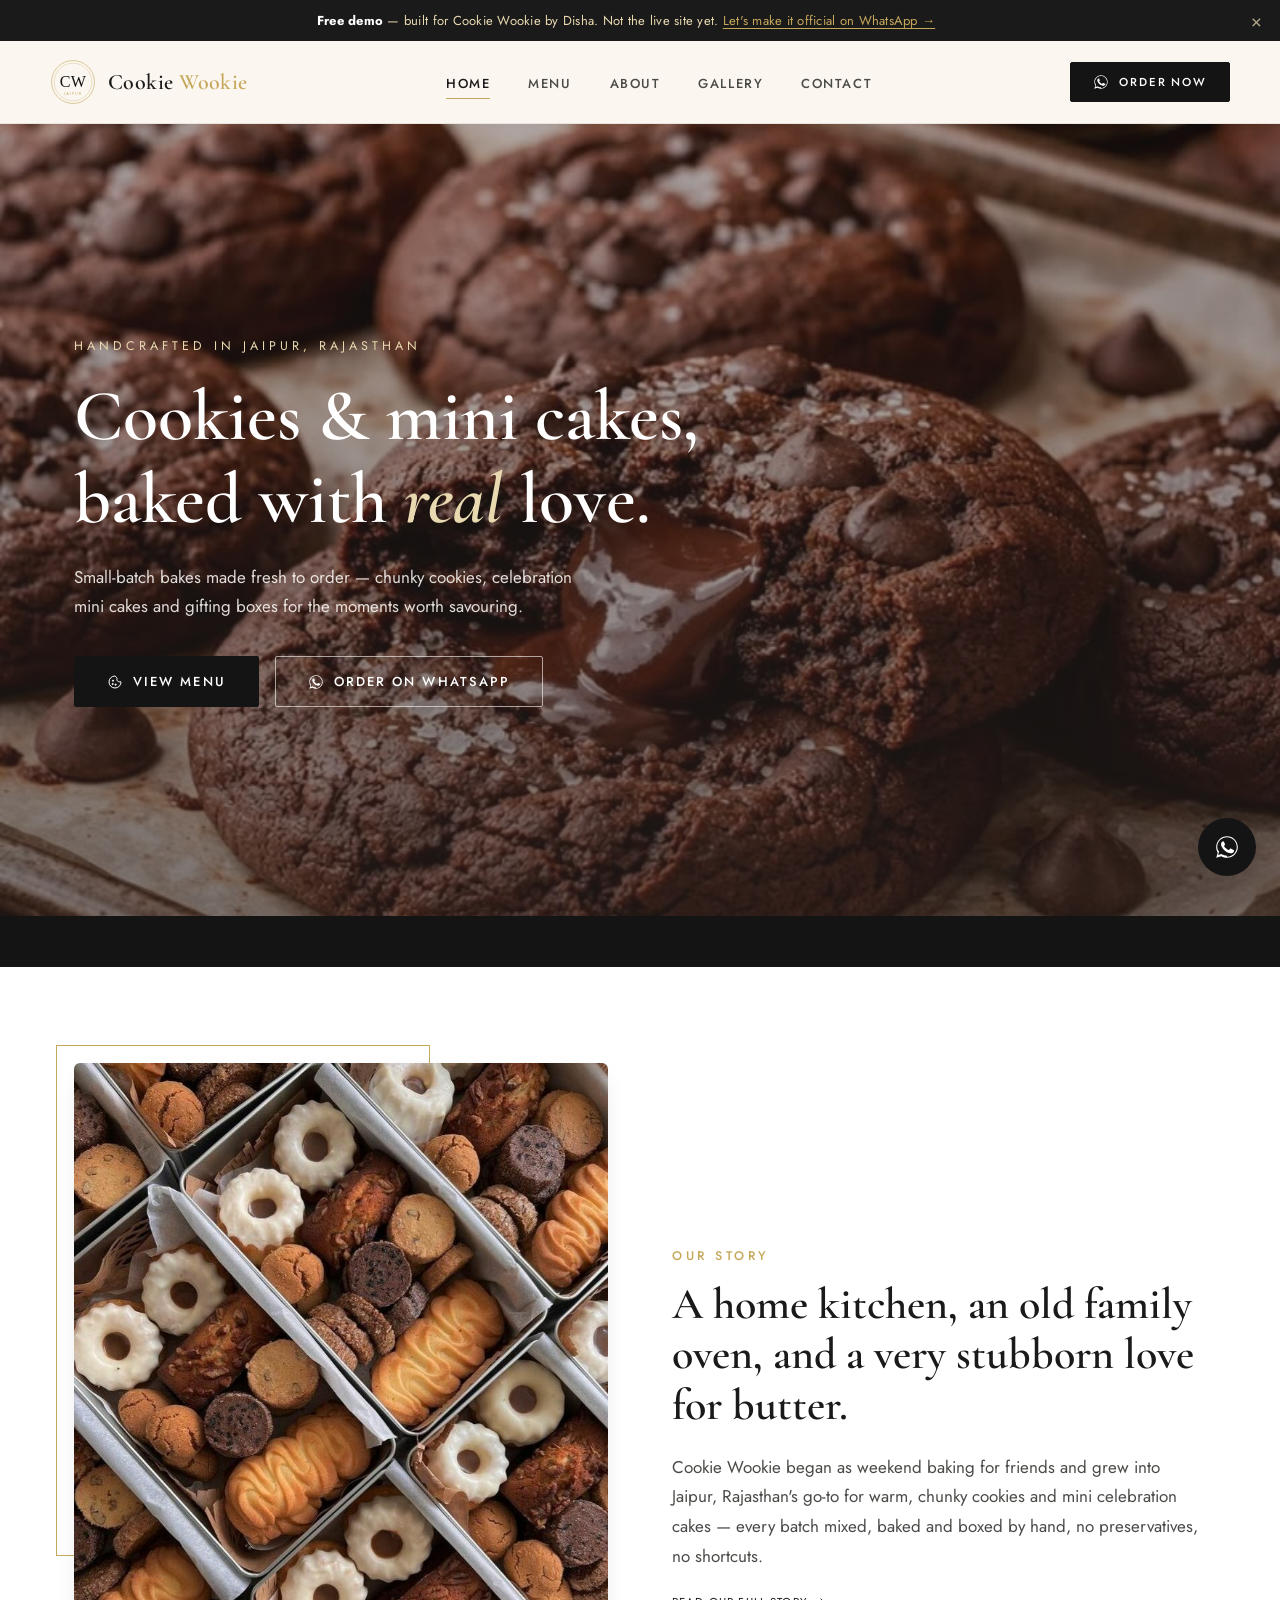
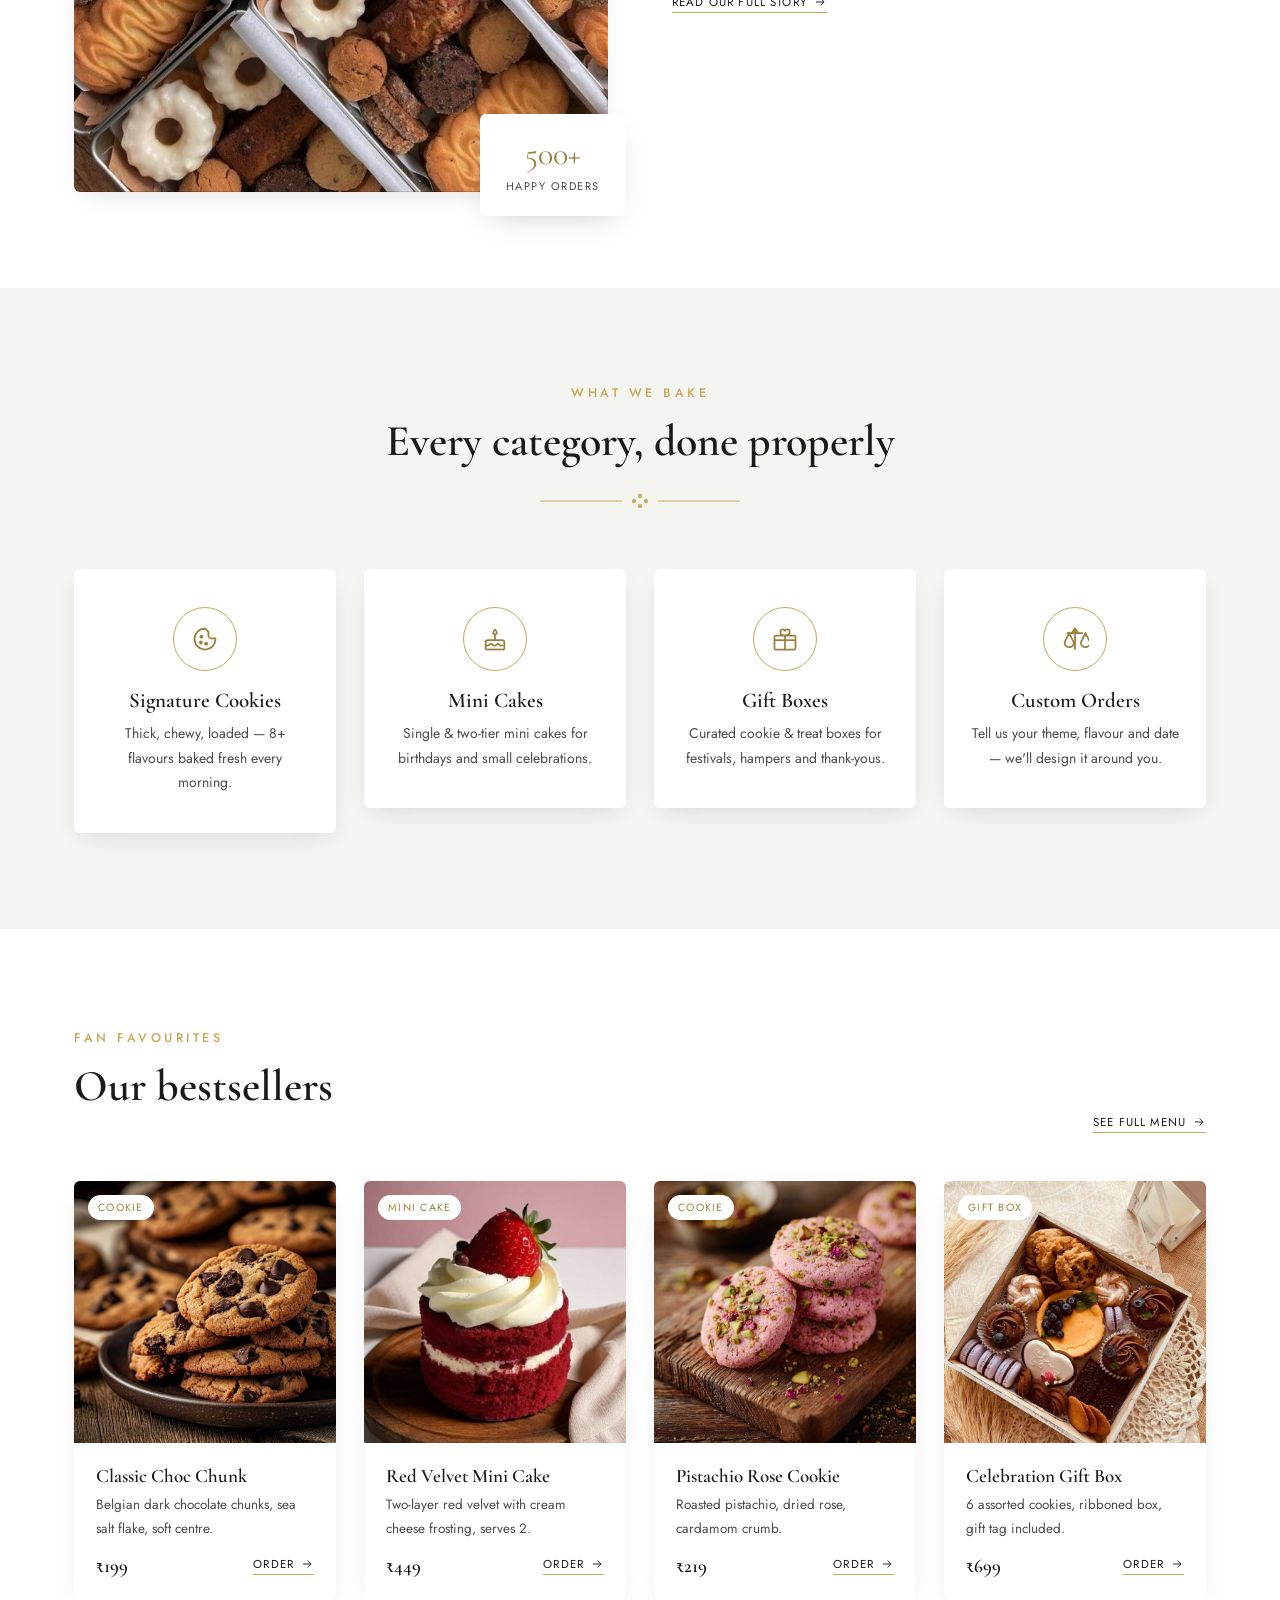
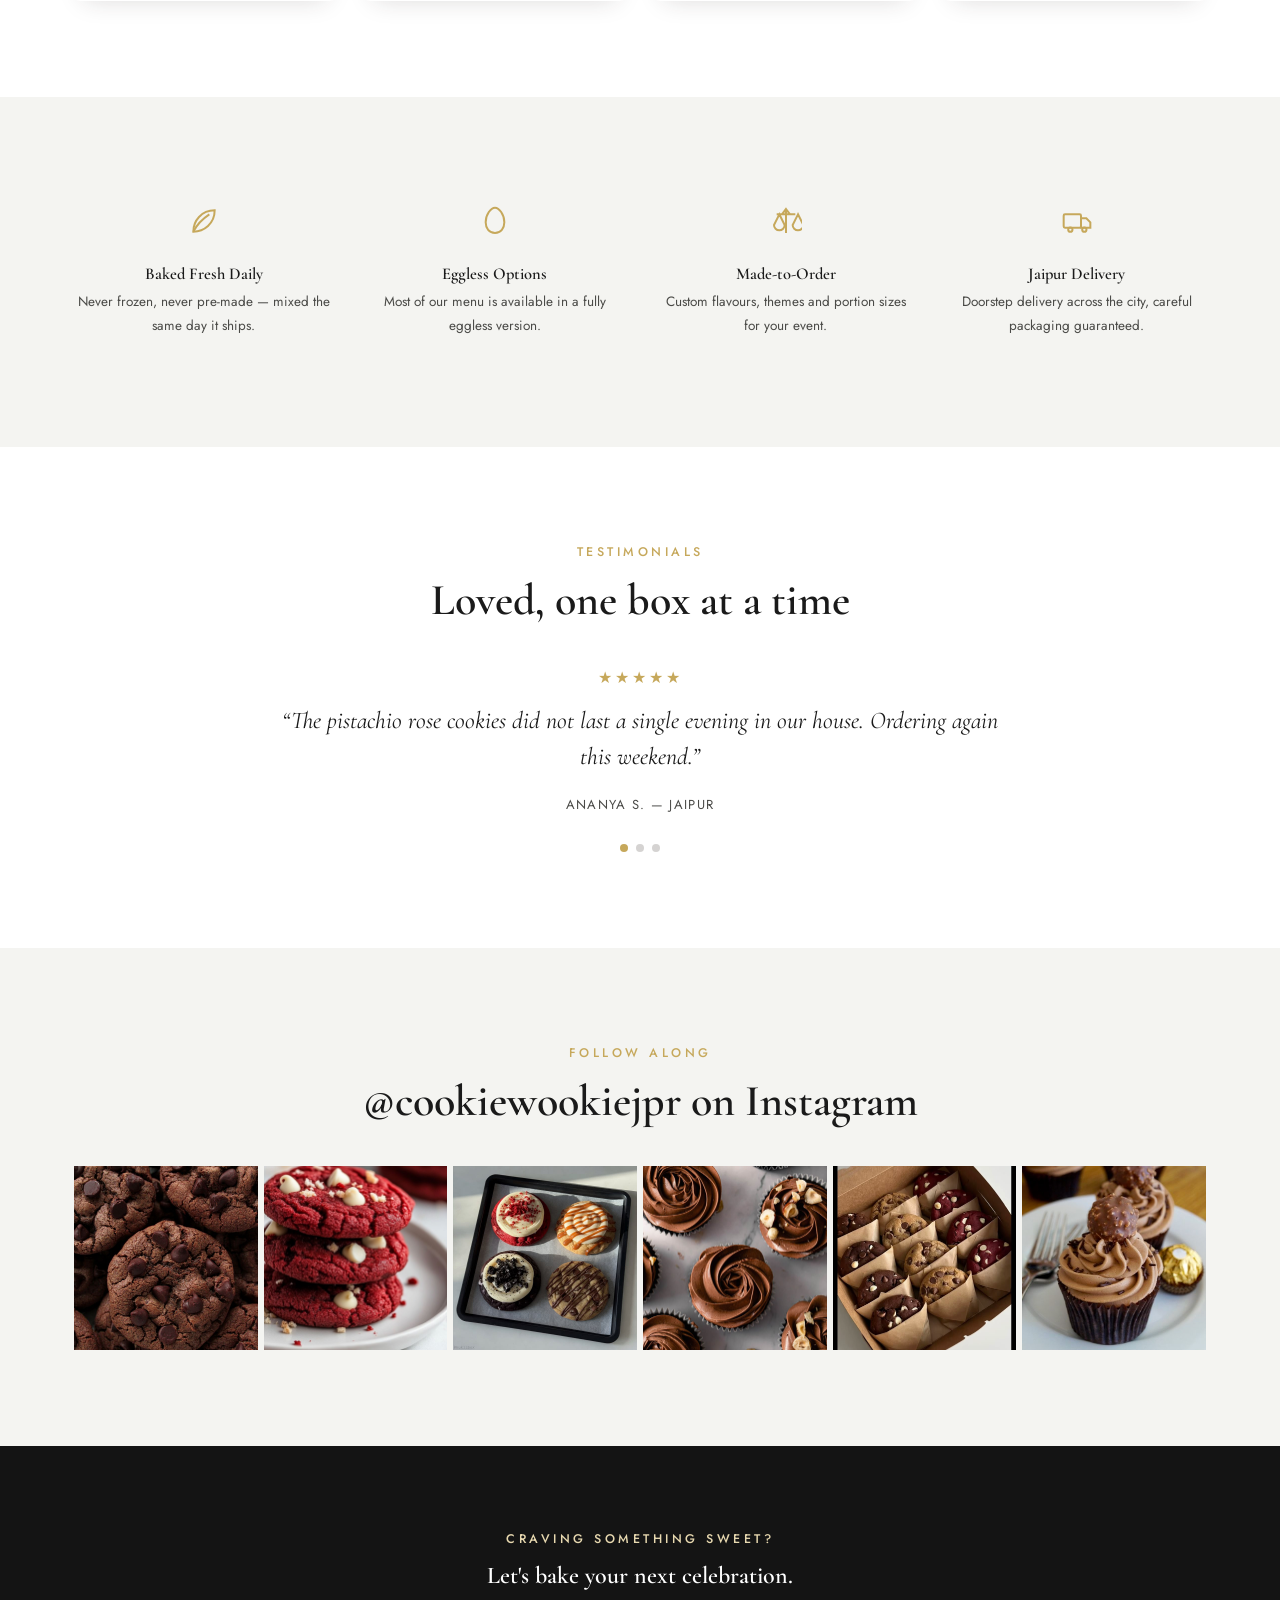
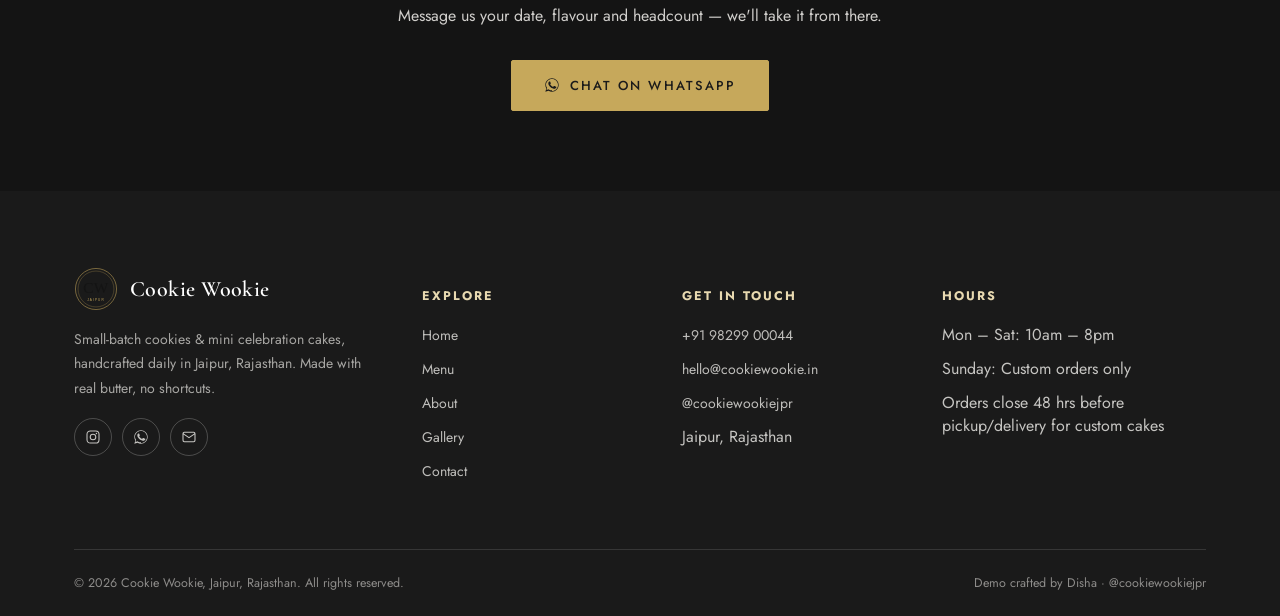
<file: index.html>
<!DOCTYPE html>
<html lang="en">
<head>
<meta charset="UTF-8">
<meta name="viewport" content="width=device-width, initial-scale=1.0">
<title>Cookie Wookie — Handcrafted Cookies &amp; Mini Cakes in Jaipur</title>
<meta name="description" content="Small-batch cookies and mini celebration cakes, handcrafted fresh in Jaipur. Custom orders, gift boxes and citywide delivery.">
<link rel="icon" type="image/svg+xml" href="assets/favicon.svg">
<link rel="preconnect" href="https://fonts.googleapis.com">
<link rel="preconnect" href="https://fonts.gstatic.com" crossorigin>
<link href="https://fonts.googleapis.com/css2?family=Cormorant+Garamond:ital,wght@0,500;0,600;0,700;1,500&family=Jost:wght@300;400;500;600&display=swap" rel="stylesheet">
<link rel="stylesheet" href="css/style.css">
</head>
<body>

<!-- ============================================================
     DEMO BANNER — remove this whole <div class="demo-banner">…</div>
     block (and nothing else) before the site goes live.
     ============================================================ -->
<div class="demo-banner">
  <strong>Free demo</strong> — built for Cookie Wookie by Disha. Not the live site yet.
  <a href="https://wa.me/919829900044" target="_blank" rel="noopener">Let's make it official on WhatsApp →</a>
  <button class="demo-banner__close" aria-label="Dismiss">&times;</button>
</div>
<!-- ============================== END DEMO BANNER ============================== -->

<header class="site-header">
  <div class="container nav">
    <a href="index.html" class="brand">
      <img src="assets/logo.svg" alt="Cookie Wookie logo">
      <span class="brand-word">Cookie<span> Wookie</span></span>
    </a>
    <nav>
      <ul class="nav-links">
          <li><a href="index.html" class="active">Home</a></li>
          <li><a href="menu.html">Menu</a></li>
          <li><a href="about.html">About</a></li>
          <li><a href="gallery.html">Gallery</a></li>
          <li><a href="contact.html">Contact</a></li>
      </ul>
    </nav>
    <div class="nav-cta">
      <a href="https://wa.me/919829900044" target="_blank" rel="noopener" class="btn btn-primary btn-sm">
        <svg viewBox="0 0 24 24" fill="currentColor"><path d="M17.5 14.4c-.3-.1-1.7-.9-2-1-.3-.1-.5-.1-.7.1-.2.3-.8 1-.9 1.1-.2.2-.3.2-.6.1-.3-.1-1.2-.5-2.3-1.5-.9-.8-1.4-1.7-1.6-2-.2-.3 0-.5.1-.6.1-.1.3-.3.4-.5.1-.1.2-.3.3-.4.1-.2 0-.4 0-.5C10 9 9.5 7.8 9.3 7.3c-.2-.5-.4-.4-.6-.4h-.5c-.2 0-.5.1-.7.3-.3.3-1 1-1 2.4s1 2.8 1.2 3c.1.2 2.1 3.2 5 4.4.7.3 1.3.5 1.7.6.7.2 1.4.2 1.9.1.6-.1 1.7-.7 2-1.4.2-.6.2-1.1.2-1.3-.1-.1-.3-.2-.6-.3z"/><path d="M12 2C6.5 2 2 6.5 2 12c0 1.9.5 3.7 1.5 5.3L2 22l4.8-1.5C8.3 21.5 10.1 22 12 22c5.5 0 10-4.5 10-10S17.5 2 12 2zm0 18c-1.7 0-3.4-.5-4.8-1.3l-.3-.2-3.1.9.9-3-.2-.3C3.5 14.6 3 13.3 3 12c0-5 4-9 9-9s9 4 9 9-4 9-9 9z"/></svg><span class="btn-label">Order Now</span>
      </a>
      <button class="nav-toggle" aria-label="Menu"><span></span><span></span><span></span></button>
    </div>
  </div>
</header>

<section class="hero">
  <div class="hero-bg" style="background-image:url('assets/photos/hero-home.jpg')"></div>
  <div class="container">
    <span class="hero-eyebrow">Handcrafted in Jaipur, Rajasthan</span>
    <h1>Cookies &amp; mini cakes,<br>baked with <em>real</em> love.</h1>
    <p>Small-batch bakes made fresh to order — chunky cookies, celebration mini cakes and gifting boxes for the moments worth savouring.</p>
    <div class="hero-actions">
      <a href="menu.html" class="btn btn-primary"><svg viewBox="0 0 24 24" fill="none" stroke="currentColor" stroke-width="1.5"><path d="M12 3a9 9 0 1 0 9 9c0-.5-.5-.8-1-.6-.5.2-1 .3-1.6.3-2 0-3.6-1.6-3.6-3.6 0-.6.1-1.1.3-1.6.2-.5-.1-1-.6-1A9 9 0 0 0 12 3z"/><circle cx="9" cy="10" r=".9" fill="currentColor"/><circle cx="8.5" cy="15" r=".9" fill="currentColor"/><circle cx="13" cy="16" r=".9" fill="currentColor"/></svg> View Menu</a>
      <a href="https://wa.me/919829900044" target="_blank" rel="noopener" class="btn btn-outline"><svg viewBox="0 0 24 24" fill="currentColor"><path d="M17.5 14.4c-.3-.1-1.7-.9-2-1-.3-.1-.5-.1-.7.1-.2.3-.8 1-.9 1.1-.2.2-.3.2-.6.1-.3-.1-1.2-.5-2.3-1.5-.9-.8-1.4-1.7-1.6-2-.2-.3 0-.5.1-.6.1-.1.3-.3.4-.5.1-.1.2-.3.3-.4.1-.2 0-.4 0-.5C10 9 9.5 7.8 9.3 7.3c-.2-.5-.4-.4-.6-.4h-.5c-.2 0-.5.1-.7.3-.3.3-1 1-1 2.4s1 2.8 1.2 3c.1.2 2.1 3.2 5 4.4.7.3 1.3.5 1.7.6.7.2 1.4.2 1.9.1.6-.1 1.7-.7 2-1.4.2-.6.2-1.1.2-1.3-.1-.1-.3-.2-.6-.3z"/><path d="M12 2C6.5 2 2 6.5 2 12c0 1.9.5 3.7 1.5 5.3L2 22l4.8-1.5C8.3 21.5 10.1 22 12 22c5.5 0 10-4.5 10-10S17.5 2 12 2zm0 18c-1.7 0-3.4-.5-4.8-1.3l-.3-.2-3.1.9.9-3-.2-.3C3.5 14.6 3 13.3 3 12c0-5 4-9 9-9s9 4 9 9-4 9-9 9z"/></svg> Order on WhatsApp</a>
    </div>
  </div>
</section>

<div class="marquee">
  <div class="marquee__track">
    <span>Small-batch &amp; fresh daily</span><span>&#10022;</span>
    <span>Eggless options available</span><span>&#10022;</span>
    <span>Custom celebration cakes</span><span>&#10022;</span>
    <span>Jaipur-wide delivery</span><span>&#10022;</span>
    <span>Small-batch &amp; fresh daily</span><span>&#10022;</span>
    <span>Eggless options available</span><span>&#10022;</span>
    <span>Custom celebration cakes</span><span>&#10022;</span>
    <span>Jaipur-wide delivery</span><span>&#10022;</span>
  </div>
</div>

<section class="section-pad">
  <div class="container">
    <div class="split">
      <div class="reveal "><div class="split-media framed">
        <img src="assets/photos/about-founder.jpg" alt="Cookie Wookie founder baking">
        <div class="stat-card"><span class="num">500+</span><span class="lbl">Happy Orders</span></div>
      </div></div>
      <div class="reveal reveal-delay-1"><div>
        <span class="eyebrow">Our Story</span>
        <h2 class="section-title">A home kitchen, an old family oven, and a very stubborn love for butter.</h2>
        <p class="section-lead">Cookie Wookie began as weekend baking for friends and grew into Jaipur, Rajasthan's go-to for warm, chunky cookies and mini celebration cakes — every batch mixed, baked and boxed by hand, no preservatives, no shortcuts.</p>
        <a href="about.html" class="icon-link">Read our full story <svg viewBox="0 0 24 24" fill="none" stroke="currentColor" stroke-width="1.6"><path d="M5 12h14M13 6l6 6-6 6"/></svg></a>
      </div></div>
    </div>
  </div>
</section>

<section class="section-pad" style="background:var(--cream-2)">
  <div class="container">
    <span class="eyebrow center" style="display:block;text-align:center">What We Bake</span>
    <h2 class="section-title center">Every category, done properly</h2>
    <img src="assets/divider.svg" class="divider" alt="">
    <div class="grid-4" style="margin-top:56px">
      <div class="reveal "><div class="cat-card"><div class="icon"><svg viewBox="0 0 24 24" fill="none" stroke="currentColor" stroke-width="1.5"><path d="M12 3a9 9 0 1 0 9 9c0-.5-.5-.8-1-.6-.5.2-1 .3-1.6.3-2 0-3.6-1.6-3.6-3.6 0-.6.1-1.1.3-1.6.2-.5-.1-1-.6-1A9 9 0 0 0 12 3z"/><circle cx="9" cy="10" r=".9" fill="currentColor"/><circle cx="8.5" cy="15" r=".9" fill="currentColor"/><circle cx="13" cy="16" r=".9" fill="currentColor"/></svg></div><h3>Signature Cookies</h3><p>Thick, chewy, loaded — 8+ flavours baked fresh every morning.</p></div></div>
      <div class="reveal reveal-delay-1"><div class="cat-card"><div class="icon"><svg viewBox="0 0 24 24" fill="none" stroke="currentColor" stroke-width="1.5"><path d="M4 21v-6a2 2 0 0 1 2-2h12a2 2 0 0 1 2 2v6"/><path d="M4 21h16"/><path d="M4 17c1 1 2 1 3 0s2-1 3 0 2 1 3 0 2-1 3 0 2 1 3 0"/><path d="M12 13V8"/><path d="M12 8c-1 0-1.5-.7-1.5-1.5S11 5 12 4c1 1 1.5 1.7 1.5 2.5S13 8 12 8z"/></svg></div><h3>Mini Cakes</h3><p>Single &amp; two-tier mini cakes for birthdays and small celebrations.</p></div></div>
      <div class="reveal reveal-delay-2"><div class="cat-card"><div class="icon"><svg viewBox="0 0 24 24" fill="none" stroke="currentColor" stroke-width="1.5"><rect x="3" y="9" width="18" height="12" rx="1"/><path d="M3 13h18"/><path d="M12 9v12"/><path d="M12 9C9 9 8 7.5 8 6a2 2 0 0 1 4-.5A2 2 0 0 1 16 6c0 1.5-1 3-4 3z"/></svg></div><h3>Gift Boxes</h3><p>Curated cookie &amp; treat boxes for festivals, hampers and thank-yous.</p></div></div>
      <div class="reveal reveal-delay-3"><div class="cat-card"><div class="icon"><svg viewBox="0 0 24 24" fill="none" stroke="currentColor" stroke-width="1.5"><path d="M12 3v18M7 7l-4 8a4 4 0 0 0 8 0zM21 7l-4 8a4 4 0 0 0 8 0zM5 7h14M12 3l3 4H9l3-4z"/></svg></div><h3>Custom Orders</h3><p>Tell us your theme, flavour and date — we'll design it around you.</p></div></div>
    </div>
  </div>
</section>

<section class="section-pad">
  <div class="container">
    <div style="display:flex;align-items:flex-end;justify-content:space-between;flex-wrap:wrap;gap:20px;margin-bottom:48px">
      <div>
        <span class="eyebrow">Fan Favourites</span>
        <h2 class="section-title">Our bestsellers</h2>
      </div>
      <a href="menu.html" class="icon-link">See full menu <svg viewBox="0 0 24 24" fill="none" stroke="currentColor" stroke-width="1.6"><path d="M5 12h14M13 6l6 6-6 6"/></svg></a>
    </div>
    <div class="grid-4">
      <div class="reveal "><div class="product-card" data-category="Cookie">
  <div class="product-card__media">
    <img src="assets/photos/cookie-classic-choc-chunk.jpg" alt="Classic Choc Chunk" loading="lazy">
    <span class="product-card__tag">Cookie</span>
  </div>
  <div class="product-card__body">
    <h3>Classic Choc Chunk</h3>
    <p>Belgian dark chocolate chunks, sea salt flake, soft centre.</p>
    <div class="product-card__foot">
      <span class="price">&#8377;199</span>
      <a href="https://wa.me/919829900044?text=Hi! I'd like to order the Classic%20Choc%20Chunk" target="_blank" rel="noopener" class="icon-link">Order <svg viewBox="0 0 24 24" fill="none" stroke="currentColor" stroke-width="1.6"><path d="M5 12h14M13 6l6 6-6 6"/></svg></a>
    </div>
  </div>
</div></div>
      <div class="reveal reveal-delay-1"><div class="product-card" data-category="Mini Cake">
  <div class="product-card__media">
    <img src="assets/photos/minicake-red-velvet.jpg" alt="Red Velvet Mini Cake" loading="lazy">
    <span class="product-card__tag">Mini Cake</span>
  </div>
  <div class="product-card__body">
    <h3>Red Velvet Mini Cake</h3>
    <p>Two-layer red velvet with cream cheese frosting, serves 2.</p>
    <div class="product-card__foot">
      <span class="price">&#8377;449</span>
      <a href="https://wa.me/919829900044?text=Hi! I'd like to order the Red%20Velvet%20Mini%20Cake" target="_blank" rel="noopener" class="icon-link">Order <svg viewBox="0 0 24 24" fill="none" stroke="currentColor" stroke-width="1.6"><path d="M5 12h14M13 6l6 6-6 6"/></svg></a>
    </div>
  </div>
</div></div>
      <div class="reveal reveal-delay-2"><div class="product-card" data-category="Cookie">
  <div class="product-card__media">
    <img src="assets/photos/cookie-pistachio-rose.jpg" alt="Pistachio Rose Cookie" loading="lazy">
    <span class="product-card__tag">Cookie</span>
  </div>
  <div class="product-card__body">
    <h3>Pistachio Rose Cookie</h3>
    <p>Roasted pistachio, dried rose, cardamom crumb.</p>
    <div class="product-card__foot">
      <span class="price">&#8377;219</span>
      <a href="https://wa.me/919829900044?text=Hi! I'd like to order the Pistachio%20Rose%20Cookie" target="_blank" rel="noopener" class="icon-link">Order <svg viewBox="0 0 24 24" fill="none" stroke="currentColor" stroke-width="1.6"><path d="M5 12h14M13 6l6 6-6 6"/></svg></a>
    </div>
  </div>
</div></div>
      <div class="reveal reveal-delay-3"><div class="product-card" data-category="Gift Box">
  <div class="product-card__media">
    <img src="assets/photos/giftbox-celebration.jpg" alt="Celebration Gift Box" loading="lazy">
    <span class="product-card__tag">Gift Box</span>
  </div>
  <div class="product-card__body">
    <h3>Celebration Gift Box</h3>
    <p>6 assorted cookies, ribboned box, gift tag included.</p>
    <div class="product-card__foot">
      <span class="price">&#8377;699</span>
      <a href="https://wa.me/919829900044?text=Hi! I'd like to order the Celebration%20Gift%20Box" target="_blank" rel="noopener" class="icon-link">Order <svg viewBox="0 0 24 24" fill="none" stroke="currentColor" stroke-width="1.6"><path d="M5 12h14M13 6l6 6-6 6"/></svg></a>
    </div>
  </div>
</div></div>
    </div>
  </div>
</section>

<section class="section-pad" style="background:var(--cream-2)">
  <div class="container">
    <div class="feature-row">
      <div class="reveal "><div class="feature-item"><div class="icon"><svg viewBox="0 0 24 24" fill="none" stroke="currentColor" stroke-width="1.5"><path d="M4 20c8 0 16-6 16-16C10 4 4 12 4 20z"/><path d="M4 20c3-6 6-9 12-13"/></svg></div><h4>Baked Fresh Daily</h4><p>Never frozen, never pre-made — mixed the same day it ships.</p></div></div>
      <div class="reveal reveal-delay-1"><div class="feature-item"><div class="icon"><svg viewBox="0 0 24 24" fill="none" stroke="currentColor" stroke-width="1.5"><path d="M12 21c4.4 0 7-3.6 7-8 0-6-4-11-7-11S5 7 5 13c0 4.4 2.6 8 7 8z"/><path d="M4 4l16 16" opacity=".0"/></svg></div><h4>Eggless Options</h4><p>Most of our menu is available in a fully eggless version.</p></div></div>
      <div class="reveal reveal-delay-2"><div class="feature-item"><div class="icon"><svg viewBox="0 0 24 24" fill="none" stroke="currentColor" stroke-width="1.5"><path d="M12 3v18M7 7l-4 8a4 4 0 0 0 8 0zM21 7l-4 8a4 4 0 0 0 8 0zM5 7h14M12 3l3 4H9l3-4z"/></svg></div><h4>Made-to-Order</h4><p>Custom flavours, themes and portion sizes for your event.</p></div></div>
      <div class="reveal reveal-delay-3"><div class="feature-item"><div class="icon"><svg viewBox="0 0 24 24" fill="none" stroke="currentColor" stroke-width="1.5"><rect x="2" y="7" width="13" height="10" rx="1"/><path d="M15 10h4l3 3v4h-7z"/><circle cx="7" cy="18.5" r="1.6"/><circle cx="17.5" cy="18.5" r="1.6"/></svg></div><h4>Jaipur Delivery</h4><p>Doorstep delivery across the city, careful packaging guaranteed.</p></div></div>
    </div>
  </div>
</section>

<section class="section-pad">
  <div class="container">
    <span class="eyebrow center" style="display:block;text-align:center">Testimonials</span>
    <h2 class="section-title center">Loved, one box at a time</h2>
    <div class="testimonial-wrap" style="margin-top:40px">
      <div class="testimonial">
  <div class="stars">&#9733;&#9733;&#9733;&#9733;&#9733;</div>
  <p>&ldquo;The pistachio rose cookies did not last a single evening in our house. Ordering again this weekend.&rdquo;</p>
  <div class="author">Ananya S. — Jaipur</div>
</div>
      <div class="testimonial">
  <div class="stars">&#9733;&#9733;&#9733;&#9733;&#9733;</div>
  <p>&ldquo;Got a mini cake for my daughter's birthday with two days' notice — beautifully done and genuinely delicious.&rdquo;</p>
  <div class="author">Rohit M. — Jaipur</div>
</div>
      <div class="testimonial">
  <div class="stars">&#9733;&#9733;&#9733;&#9733;&#9733;</div>
  <p>&ldquo;Best gifting boxes I've sent to family this Diwali. Presentation was so elegant, everyone asked where it was from.&rdquo;</p>
  <div class="author">Priya K. — Jaipur</div>
</div>
      <div class="t-dots"><button class="active"></button><button></button><button></button></div>
    </div>
  </div>
</section>

<section class="section-pad" style="background:var(--cream-2)">
  <div class="container">
    <span class="eyebrow center" style="display:block;text-align:center">Follow Along</span>
    <h2 class="section-title center">@cookiewookiejpr on Instagram</h2>
    <div class="insta-grid" style="margin-top:40px">
      <a href="https://www.instagram.com/cookiewookiejpr" target="_blank" rel="noopener"><img src="assets/photos/gallery-1.jpg" alt="Cookie Wookie on Instagram" loading="lazy"><svg viewBox="0 0 24 24" fill="none" stroke="currentColor" stroke-width="1.6"><rect x="3" y="3" width="18" height="18" rx="5"/><circle cx="12" cy="12" r="4.2"/><circle cx="17.2" cy="6.8" r="1.1" fill="currentColor" stroke="none"/></svg></a><a href="https://www.instagram.com/cookiewookiejpr" target="_blank" rel="noopener"><img src="assets/photos/gallery-2.jpg" alt="Cookie Wookie on Instagram" loading="lazy"><svg viewBox="0 0 24 24" fill="none" stroke="currentColor" stroke-width="1.6"><rect x="3" y="3" width="18" height="18" rx="5"/><circle cx="12" cy="12" r="4.2"/><circle cx="17.2" cy="6.8" r="1.1" fill="currentColor" stroke="none"/></svg></a><a href="https://www.instagram.com/cookiewookiejpr" target="_blank" rel="noopener"><img src="assets/photos/gallery-3.jpg" alt="Cookie Wookie on Instagram" loading="lazy"><svg viewBox="0 0 24 24" fill="none" stroke="currentColor" stroke-width="1.6"><rect x="3" y="3" width="18" height="18" rx="5"/><circle cx="12" cy="12" r="4.2"/><circle cx="17.2" cy="6.8" r="1.1" fill="currentColor" stroke="none"/></svg></a><a href="https://www.instagram.com/cookiewookiejpr" target="_blank" rel="noopener"><img src="assets/photos/gallery-4.jpg" alt="Cookie Wookie on Instagram" loading="lazy"><svg viewBox="0 0 24 24" fill="none" stroke="currentColor" stroke-width="1.6"><rect x="3" y="3" width="18" height="18" rx="5"/><circle cx="12" cy="12" r="4.2"/><circle cx="17.2" cy="6.8" r="1.1" fill="currentColor" stroke="none"/></svg></a><a href="https://www.instagram.com/cookiewookiejpr" target="_blank" rel="noopener"><img src="assets/photos/gallery-5.jpg" alt="Cookie Wookie on Instagram" loading="lazy"><svg viewBox="0 0 24 24" fill="none" stroke="currentColor" stroke-width="1.6"><rect x="3" y="3" width="18" height="18" rx="5"/><circle cx="12" cy="12" r="4.2"/><circle cx="17.2" cy="6.8" r="1.1" fill="currentColor" stroke="none"/></svg></a><a href="https://www.instagram.com/cookiewookiejpr" target="_blank" rel="noopener"><img src="assets/photos/gallery-6.jpg" alt="Cookie Wookie on Instagram" loading="lazy"><svg viewBox="0 0 24 24" fill="none" stroke="currentColor" stroke-width="1.6"><rect x="3" y="3" width="18" height="18" rx="5"/><circle cx="12" cy="12" r="4.2"/><circle cx="17.2" cy="6.8" r="1.1" fill="currentColor" stroke="none"/></svg></a>
    </div>
  </div>
</section>

<section class="cta-banner">
  <div class="container">
    <span class="eyebrow" style="color:var(--gold-light)">Craving Something Sweet?</span>
    <h2>Let's bake your next celebration.</h2>
    <p>Message us your date, flavour and headcount — we'll take it from there.</p>
    <a href="https://wa.me/919829900044" target="_blank" rel="noopener" class="btn btn-primary"><svg viewBox="0 0 24 24" fill="currentColor"><path d="M17.5 14.4c-.3-.1-1.7-.9-2-1-.3-.1-.5-.1-.7.1-.2.3-.8 1-.9 1.1-.2.2-.3.2-.6.1-.3-.1-1.2-.5-2.3-1.5-.9-.8-1.4-1.7-1.6-2-.2-.3 0-.5.1-.6.1-.1.3-.3.4-.5.1-.1.2-.3.3-.4.1-.2 0-.4 0-.5C10 9 9.5 7.8 9.3 7.3c-.2-.5-.4-.4-.6-.4h-.5c-.2 0-.5.1-.7.3-.3.3-1 1-1 2.4s1 2.8 1.2 3c.1.2 2.1 3.2 5 4.4.7.3 1.3.5 1.7.6.7.2 1.4.2 1.9.1.6-.1 1.7-.7 2-1.4.2-.6.2-1.1.2-1.3-.1-.1-.3-.2-.6-.3z"/><path d="M12 2C6.5 2 2 6.5 2 12c0 1.9.5 3.7 1.5 5.3L2 22l4.8-1.5C8.3 21.5 10.1 22 12 22c5.5 0 10-4.5 10-10S17.5 2 12 2zm0 18c-1.7 0-3.4-.5-4.8-1.3l-.3-.2-3.1.9.9-3-.2-.3C3.5 14.6 3 13.3 3 12c0-5 4-9 9-9s9 4 9 9-4 9-9 9z"/></svg> Chat on WhatsApp</a>
  </div>
</section>

<a class="float-wa" href="https://wa.me/919829900044" target="_blank" rel="noopener" aria-label="Chat on WhatsApp">
  <svg viewBox="0 0 24 24" fill="currentColor"><path d="M17.5 14.4c-.3-.1-1.7-.9-2-1-.3-.1-.5-.1-.7.1-.2.3-.8 1-.9 1.1-.2.2-.3.2-.6.1-.3-.1-1.2-.5-2.3-1.5-.9-.8-1.4-1.7-1.6-2-.2-.3 0-.5.1-.6.1-.1.3-.3.4-.5.1-.1.2-.3.3-.4.1-.2 0-.4 0-.5C10 9 9.5 7.8 9.3 7.3c-.2-.5-.4-.4-.6-.4h-.5c-.2 0-.5.1-.7.3-.3.3-1 1-1 2.4s1 2.8 1.2 3c.1.2 2.1 3.2 5 4.4.7.3 1.3.5 1.7.6.7.2 1.4.2 1.9.1.6-.1 1.7-.7 2-1.4.2-.6.2-1.1.2-1.3-.1-.1-.3-.2-.6-.3z"/><path d="M12 2C6.5 2 2 6.5 2 12c0 1.9.5 3.7 1.5 5.3L2 22l4.8-1.5C8.3 21.5 10.1 22 12 22c5.5 0 10-4.5 10-10S17.5 2 12 2zm0 18c-1.7 0-3.4-.5-4.8-1.3l-.3-.2-3.1.9.9-3-.2-.3C3.5 14.6 3 13.3 3 12c0-5 4-9 9-9s9 4 9 9-4 9-9 9z"/></svg>
</a>
<button class="back-top" aria-label="Back to top"><svg viewBox="0 0 24 24" fill="none" stroke="currentColor" stroke-width="1.6"><path d="M12 19V5M6 11l6-6 6 6"/></svg></button>

<footer class="site-footer">
  <div class="container">
    <div class="footer-grid">
      <div>
        <div class="footer-brand">
          <img src="assets/logo.svg" alt="Cookie Wookie logo" width="44" height="44">
          <span class="brand-word">Cookie Wookie</span>
        </div>
        <p>Small-batch cookies &amp; mini celebration cakes, handcrafted daily in Jaipur, Rajasthan. Made with real butter, no shortcuts.</p>
        <div class="footer-social">
          <a href="https://www.instagram.com/cookiewookiejpr" target="_blank" rel="noopener" aria-label="Instagram"><svg viewBox="0 0 24 24" fill="none" stroke="currentColor" stroke-width="1.6"><rect x="3" y="3" width="18" height="18" rx="5"/><circle cx="12" cy="12" r="4.2"/><circle cx="17.2" cy="6.8" r="1.1" fill="currentColor" stroke="none"/></svg></a>
          <a href="https://wa.me/919829900044" target="_blank" rel="noopener" aria-label="WhatsApp"><svg viewBox="0 0 24 24" fill="currentColor"><path d="M17.5 14.4c-.3-.1-1.7-.9-2-1-.3-.1-.5-.1-.7.1-.2.3-.8 1-.9 1.1-.2.2-.3.2-.6.1-.3-.1-1.2-.5-2.3-1.5-.9-.8-1.4-1.7-1.6-2-.2-.3 0-.5.1-.6.1-.1.3-.3.4-.5.1-.1.2-.3.3-.4.1-.2 0-.4 0-.5C10 9 9.5 7.8 9.3 7.3c-.2-.5-.4-.4-.6-.4h-.5c-.2 0-.5.1-.7.3-.3.3-1 1-1 2.4s1 2.8 1.2 3c.1.2 2.1 3.2 5 4.4.7.3 1.3.5 1.7.6.7.2 1.4.2 1.9.1.6-.1 1.7-.7 2-1.4.2-.6.2-1.1.2-1.3-.1-.1-.3-.2-.6-.3z"/><path d="M12 2C6.5 2 2 6.5 2 12c0 1.9.5 3.7 1.5 5.3L2 22l4.8-1.5C8.3 21.5 10.1 22 12 22c5.5 0 10-4.5 10-10S17.5 2 12 2zm0 18c-1.7 0-3.4-.5-4.8-1.3l-.3-.2-3.1.9.9-3-.2-.3C3.5 14.6 3 13.3 3 12c0-5 4-9 9-9s9 4 9 9-4 9-9 9z"/></svg></a>
          <a href="mailto:hello@cookiewookie.in" aria-label="Email"><svg viewBox="0 0 24 24" fill="none" stroke="currentColor" stroke-width="1.6"><rect x="3" y="5" width="18" height="14" rx="2"/><path d="M3 7l9 6 9-6"/></svg></a>
        </div>
      </div>
      <div>
        <h5>Explore</h5>
        <ul class="footer-links">
          <li><a href="index.html">Home</a></li>
          <li><a href="menu.html">Menu</a></li>
          <li><a href="about.html">About</a></li>
          <li><a href="gallery.html">Gallery</a></li>
          <li><a href="contact.html">Contact</a></li>
        </ul>
      </div>
      <div>
        <h5>Get In Touch</h5>
        <ul class="footer-links">
          <li><a href="tel:+919829900044">+91 98299 00044</a></li>
          <li><a href="mailto:hello@cookiewookie.in">hello@cookiewookie.in</a></li>
          <li><a href="https://www.instagram.com/cookiewookiejpr" target="_blank" rel="noopener">@cookiewookiejpr</a></li>
          <li>Jaipur, Rajasthan</li>
        </ul>
      </div>
      <div>
        <h5>Hours</h5>
        <ul class="footer-links">
          <li>Mon – Sat: 10am – 8pm</li>
          <li>Sunday: Custom orders only</li>
          <li>Orders close 48 hrs before pickup/delivery for custom cakes</li>
        </ul>
      </div>
    </div>
    <div class="footer-bottom">
      <span>&copy; <span id="year"></span> Cookie Wookie, Jaipur, Rajasthan. All rights reserved.</span>
      <span>Demo crafted by Disha · <a href="https://www.instagram.com/cookiewookiejpr" target="_blank" rel="noopener">@cookiewookiejpr</a></span>
    </div>
  </div>
</footer>
<script>document.getElementById('year').textContent = new Date().getFullYear();</script>
<script src="js/script.js"></script>
</body>
</html>
</file>
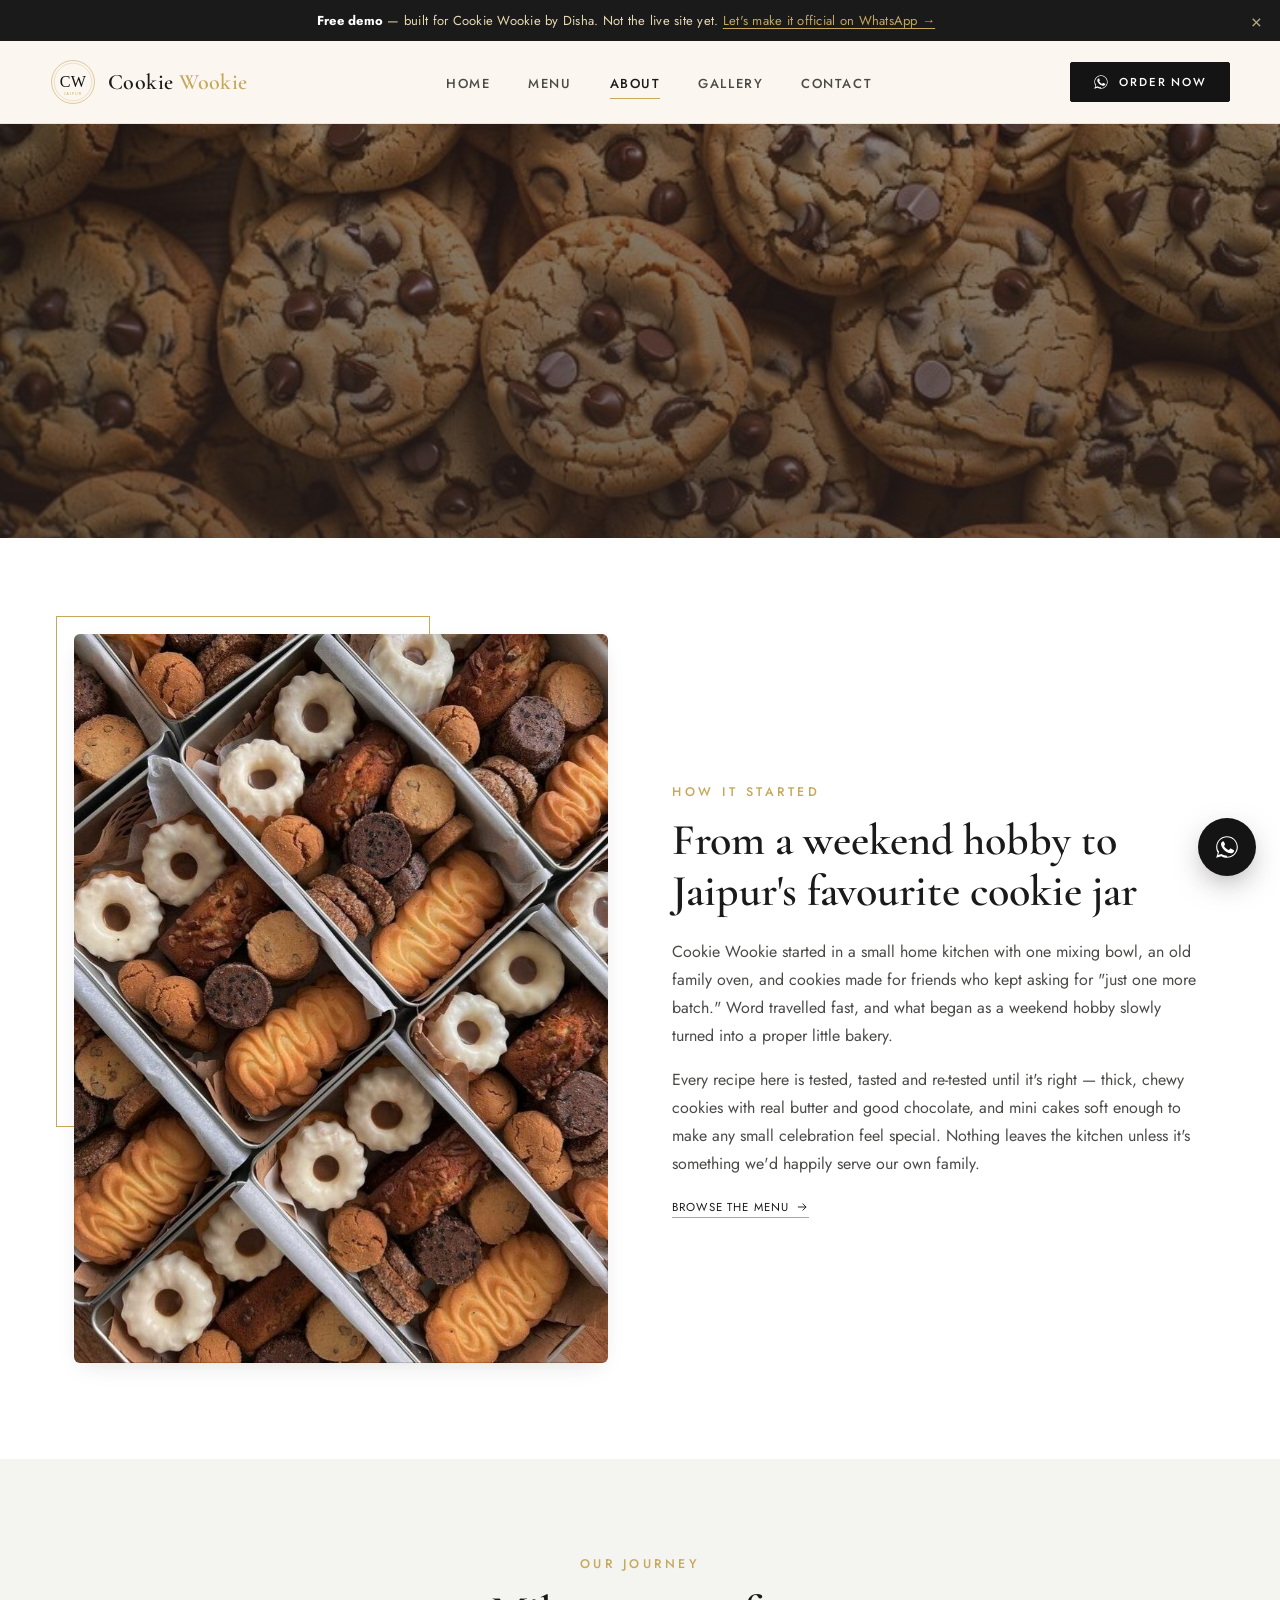
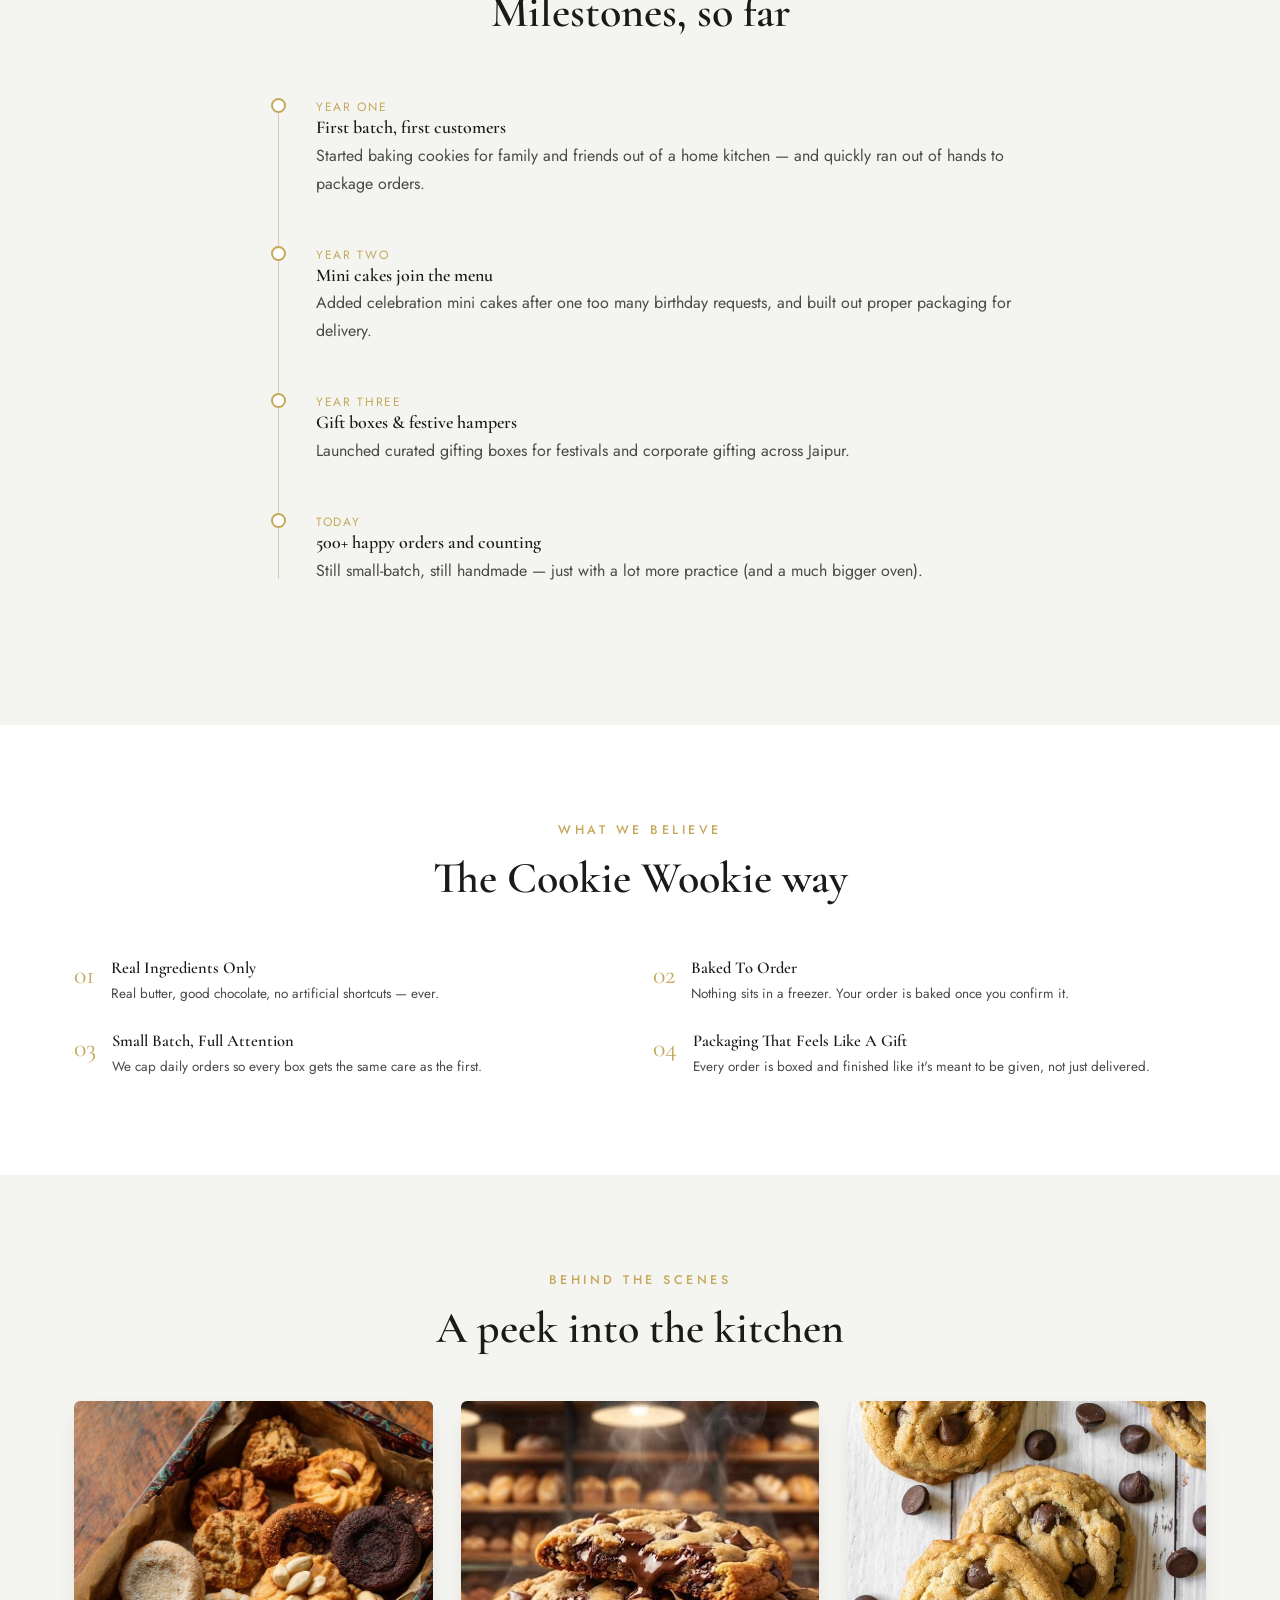
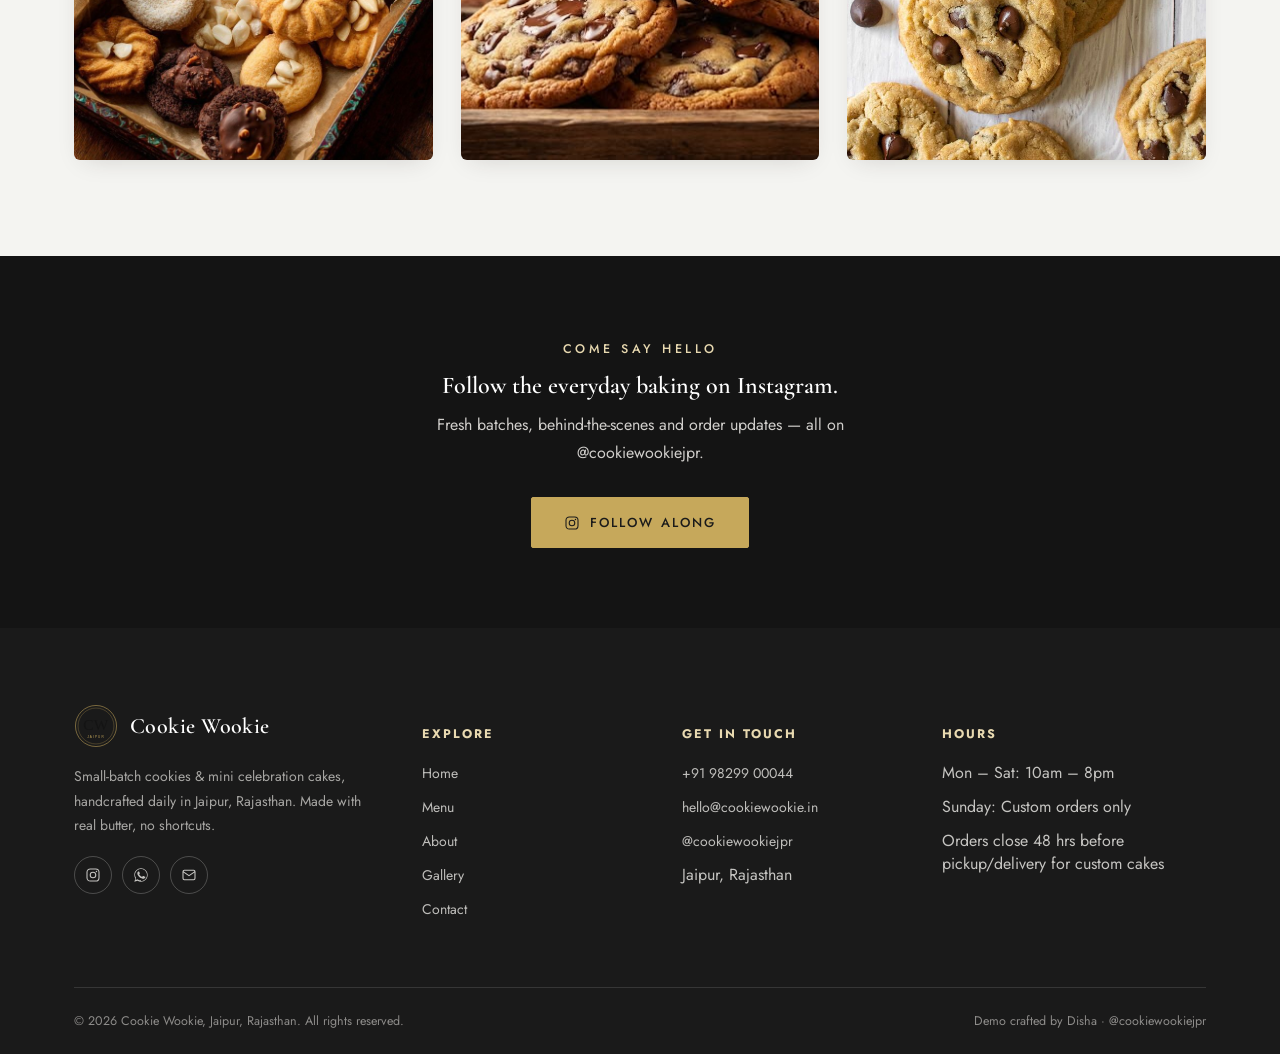
<file: about.html>
<!DOCTYPE html>
<html lang="en">
<head>
<meta charset="UTF-8">
<meta name="viewport" content="width=device-width, initial-scale=1.0">
<title>About Us — Cookie Wookie</title>
<meta name="description" content="The story behind Cookie Wookie, a small-batch home bakery in Jaipur, Rajasthan making handcrafted cookies and mini celebration cakes.">
<link rel="icon" type="image/svg+xml" href="assets/favicon.svg">
<link rel="preconnect" href="https://fonts.googleapis.com">
<link rel="preconnect" href="https://fonts.gstatic.com" crossorigin>
<link href="https://fonts.googleapis.com/css2?family=Cormorant+Garamond:ital,wght@0,500;0,600;0,700;1,500&family=Jost:wght@300;400;500;600&display=swap" rel="stylesheet">
<link rel="stylesheet" href="css/style.css">
</head>
<body>

<!-- ============================================================
     DEMO BANNER — remove this whole <div class="demo-banner">…</div>
     block (and nothing else) before the site goes live.
     ============================================================ -->
<div class="demo-banner">
  <strong>Free demo</strong> — built for Cookie Wookie by Disha. Not the live site yet.
  <a href="https://wa.me/919829900044" target="_blank" rel="noopener">Let's make it official on WhatsApp →</a>
  <button class="demo-banner__close" aria-label="Dismiss">&times;</button>
</div>
<!-- ============================== END DEMO BANNER ============================== -->

<header class="site-header">
  <div class="container nav">
    <a href="index.html" class="brand">
      <img src="assets/logo.svg" alt="Cookie Wookie logo">
      <span class="brand-word">Cookie<span> Wookie</span></span>
    </a>
    <nav>
      <ul class="nav-links">
          <li><a href="index.html">Home</a></li>
          <li><a href="menu.html">Menu</a></li>
          <li><a href="about.html" class="active">About</a></li>
          <li><a href="gallery.html">Gallery</a></li>
          <li><a href="contact.html">Contact</a></li>
      </ul>
    </nav>
    <div class="nav-cta">
      <a href="https://wa.me/919829900044" target="_blank" rel="noopener" class="btn btn-primary btn-sm">
        <svg viewBox="0 0 24 24" fill="currentColor"><path d="M17.5 14.4c-.3-.1-1.7-.9-2-1-.3-.1-.5-.1-.7.1-.2.3-.8 1-.9 1.1-.2.2-.3.2-.6.1-.3-.1-1.2-.5-2.3-1.5-.9-.8-1.4-1.7-1.6-2-.2-.3 0-.5.1-.6.1-.1.3-.3.4-.5.1-.1.2-.3.3-.4.1-.2 0-.4 0-.5C10 9 9.5 7.8 9.3 7.3c-.2-.5-.4-.4-.6-.4h-.5c-.2 0-.5.1-.7.3-.3.3-1 1-1 2.4s1 2.8 1.2 3c.1.2 2.1 3.2 5 4.4.7.3 1.3.5 1.7.6.7.2 1.4.2 1.9.1.6-.1 1.7-.7 2-1.4.2-.6.2-1.1.2-1.3-.1-.1-.3-.2-.6-.3z"/><path d="M12 2C6.5 2 2 6.5 2 12c0 1.9.5 3.7 1.5 5.3L2 22l4.8-1.5C8.3 21.5 10.1 22 12 22c5.5 0 10-4.5 10-10S17.5 2 12 2zm0 18c-1.7 0-3.4-.5-4.8-1.3l-.3-.2-3.1.9.9-3-.2-.3C3.5 14.6 3 13.3 3 12c0-5 4-9 9-9s9 4 9 9-4 9-9 9z"/></svg><span class="btn-label">Order Now</span>
      </a>
      <button class="nav-toggle" aria-label="Menu"><span></span><span></span><span></span></button>
    </div>
  </div>
</header>


<section class="page-hero">
  <div class="hero-bg" style="background-image:url('assets/photos/hero-about.jpg')"></div>
  <div class="container">
    <div class="crumb">Home / About</div>
    <h1>Our Story</h1>
  </div>
</section>


<section class="section-pad">
  <div class="container">
    <div class="split">
      <div class="reveal "><div class="split-media framed">
        <img src="assets/photos/about-founder.jpg" alt="Cookie Wookie founder at work in the kitchen">
      </div></div>
      <div class="reveal reveal-delay-1"><div>
        <span class="eyebrow">How It Started</span>
        <h2 class="section-title">From a weekend hobby to Jaipur's favourite cookie jar</h2>
        <p>Cookie Wookie started in a small home kitchen with one mixing bowl, an old family oven, and cookies made for friends who kept asking for "just one more batch." Word travelled fast, and what began as a weekend hobby slowly turned into a proper little bakery.</p>
        <p>Every recipe here is tested, tasted and re-tested until it's right — thick, chewy cookies with real butter and good chocolate, and mini cakes soft enough to make any small celebration feel special. Nothing leaves the kitchen unless it's something we'd happily serve our own family.</p>
        <a href="menu.html" class="icon-link">Browse the menu <svg viewBox="0 0 24 24" fill="none" stroke="currentColor" stroke-width="1.6"><path d="M5 12h14M13 6l6 6-6 6"/></svg></a>
      </div></div>
    </div>
  </div>
</section>

<section class="section-pad" style="background:var(--cream-2)">
  <div class="container">
    <span class="eyebrow center" style="display:block;text-align:center">Our Journey</span>
    <h2 class="section-title center">Milestones, so far</h2>
    <div class="timeline" style="margin-top:56px">
      <div class="reveal "><div class="timeline-item"><span class="year">Year One</span><h4>First batch, first customers</h4><p>Started baking cookies for family and friends out of a home kitchen — and quickly ran out of hands to package orders.</p></div></div>
      <div class="reveal reveal-delay-1"><div class="timeline-item"><span class="year">Year Two</span><h4>Mini cakes join the menu</h4><p>Added celebration mini cakes after one too many birthday requests, and built out proper packaging for delivery.</p></div></div>
      <div class="reveal reveal-delay-2"><div class="timeline-item"><span class="year">Year Three</span><h4>Gift boxes &amp; festive hampers</h4><p>Launched curated gifting boxes for festivals and corporate gifting across Jaipur.</p></div></div>
      <div class="reveal reveal-delay-3"><div class="timeline-item"><span class="year">Today</span><h4>500+ happy orders and counting</h4><p>Still small-batch, still handmade — just with a lot more practice (and a much bigger oven).</p></div></div>
    </div>
  </div>
</section>

<section class="section-pad">
  <div class="container">
    <span class="eyebrow center" style="display:block;text-align:center">What We Believe</span>
    <h2 class="section-title center">The Cookie Wookie way</h2>
    <div class="values-list" style="margin-top:56px">
      <div class="reveal "><div class="value-item"><span class="num">01</span><div><h4>Real Ingredients Only</h4><p>Real butter, good chocolate, no artificial shortcuts — ever.</p></div></div></div>
      <div class="reveal reveal-delay-1"><div class="value-item"><span class="num">02</span><div><h4>Baked To Order</h4><p>Nothing sits in a freezer. Your order is baked once you confirm it.</p></div></div></div>
      <div class="reveal reveal-delay-2"><div class="value-item"><span class="num">03</span><div><h4>Small Batch, Full Attention</h4><p>We cap daily orders so every box gets the same care as the first.</p></div></div></div>
      <div class="reveal reveal-delay-3"><div class="value-item"><span class="num">04</span><div><h4>Packaging That Feels Like A Gift</h4><p>Every order is boxed and finished like it's meant to be given, not just delivered.</p></div></div></div>
    </div>
  </div>
</section>

<section class="section-pad" style="background:var(--cream-2)">
  <div class="container">
    <span class="eyebrow center" style="display:block;text-align:center">Behind The Scenes</span>
    <h2 class="section-title center">A peek into the kitchen</h2>
    <div class="grid-3" style="margin-top:48px">
      <div class="reveal "><img src="assets/photos/about-behind-1.jpg" alt="Behind the scenes at Cookie Wookie" style="border-radius:var(--radius-lg);box-shadow:var(--shadow-card);aspect-ratio:1/1;object-fit:cover"></div>
      <div class="reveal reveal-delay-1"><img src="assets/photos/about-behind-2.jpg" alt="Behind the scenes at Cookie Wookie" style="border-radius:var(--radius-lg);box-shadow:var(--shadow-card);aspect-ratio:1/1;object-fit:cover"></div>
      <div class="reveal reveal-delay-2"><img src="assets/photos/about-behind-3.jpg" alt="Behind the scenes at Cookie Wookie" style="border-radius:var(--radius-lg);box-shadow:var(--shadow-card);aspect-ratio:1/1;object-fit:cover"></div>
    </div>
  </div>
</section>

<section class="cta-banner">
  <div class="container">
    <span class="eyebrow" style="color:var(--gold-light)">Come Say Hello</span>
    <h2>Follow the everyday baking on Instagram.</h2>
    <p>Fresh batches, behind-the-scenes and order updates — all on @cookiewookiejpr.</p>
    <a href="https://www.instagram.com/cookiewookiejpr" target="_blank" rel="noopener" class="btn btn-primary"><svg viewBox="0 0 24 24" fill="none" stroke="currentColor" stroke-width="1.6"><rect x="3" y="3" width="18" height="18" rx="5"/><circle cx="12" cy="12" r="4.2"/><circle cx="17.2" cy="6.8" r="1.1" fill="currentColor" stroke="none"/></svg> Follow Along</a>
  </div>
</section>

<a class="float-wa" href="https://wa.me/919829900044" target="_blank" rel="noopener" aria-label="Chat on WhatsApp">
  <svg viewBox="0 0 24 24" fill="currentColor"><path d="M17.5 14.4c-.3-.1-1.7-.9-2-1-.3-.1-.5-.1-.7.1-.2.3-.8 1-.9 1.1-.2.2-.3.2-.6.1-.3-.1-1.2-.5-2.3-1.5-.9-.8-1.4-1.7-1.6-2-.2-.3 0-.5.1-.6.1-.1.3-.3.4-.5.1-.1.2-.3.3-.4.1-.2 0-.4 0-.5C10 9 9.5 7.8 9.3 7.3c-.2-.5-.4-.4-.6-.4h-.5c-.2 0-.5.1-.7.3-.3.3-1 1-1 2.4s1 2.8 1.2 3c.1.2 2.1 3.2 5 4.4.7.3 1.3.5 1.7.6.7.2 1.4.2 1.9.1.6-.1 1.7-.7 2-1.4.2-.6.2-1.1.2-1.3-.1-.1-.3-.2-.6-.3z"/><path d="M12 2C6.5 2 2 6.5 2 12c0 1.9.5 3.7 1.5 5.3L2 22l4.8-1.5C8.3 21.5 10.1 22 12 22c5.5 0 10-4.5 10-10S17.5 2 12 2zm0 18c-1.7 0-3.4-.5-4.8-1.3l-.3-.2-3.1.9.9-3-.2-.3C3.5 14.6 3 13.3 3 12c0-5 4-9 9-9s9 4 9 9-4 9-9 9z"/></svg>
</a>
<button class="back-top" aria-label="Back to top"><svg viewBox="0 0 24 24" fill="none" stroke="currentColor" stroke-width="1.6"><path d="M12 19V5M6 11l6-6 6 6"/></svg></button>

<footer class="site-footer">
  <div class="container">
    <div class="footer-grid">
      <div>
        <div class="footer-brand">
          <img src="assets/logo.svg" alt="Cookie Wookie logo" width="44" height="44">
          <span class="brand-word">Cookie Wookie</span>
        </div>
        <p>Small-batch cookies &amp; mini celebration cakes, handcrafted daily in Jaipur, Rajasthan. Made with real butter, no shortcuts.</p>
        <div class="footer-social">
          <a href="https://www.instagram.com/cookiewookiejpr" target="_blank" rel="noopener" aria-label="Instagram"><svg viewBox="0 0 24 24" fill="none" stroke="currentColor" stroke-width="1.6"><rect x="3" y="3" width="18" height="18" rx="5"/><circle cx="12" cy="12" r="4.2"/><circle cx="17.2" cy="6.8" r="1.1" fill="currentColor" stroke="none"/></svg></a>
          <a href="https://wa.me/919829900044" target="_blank" rel="noopener" aria-label="WhatsApp"><svg viewBox="0 0 24 24" fill="currentColor"><path d="M17.5 14.4c-.3-.1-1.7-.9-2-1-.3-.1-.5-.1-.7.1-.2.3-.8 1-.9 1.1-.2.2-.3.2-.6.1-.3-.1-1.2-.5-2.3-1.5-.9-.8-1.4-1.7-1.6-2-.2-.3 0-.5.1-.6.1-.1.3-.3.4-.5.1-.1.2-.3.3-.4.1-.2 0-.4 0-.5C10 9 9.5 7.8 9.3 7.3c-.2-.5-.4-.4-.6-.4h-.5c-.2 0-.5.1-.7.3-.3.3-1 1-1 2.4s1 2.8 1.2 3c.1.2 2.1 3.2 5 4.4.7.3 1.3.5 1.7.6.7.2 1.4.2 1.9.1.6-.1 1.7-.7 2-1.4.2-.6.2-1.1.2-1.3-.1-.1-.3-.2-.6-.3z"/><path d="M12 2C6.5 2 2 6.5 2 12c0 1.9.5 3.7 1.5 5.3L2 22l4.8-1.5C8.3 21.5 10.1 22 12 22c5.5 0 10-4.5 10-10S17.5 2 12 2zm0 18c-1.7 0-3.4-.5-4.8-1.3l-.3-.2-3.1.9.9-3-.2-.3C3.5 14.6 3 13.3 3 12c0-5 4-9 9-9s9 4 9 9-4 9-9 9z"/></svg></a>
          <a href="mailto:hello@cookiewookie.in" aria-label="Email"><svg viewBox="0 0 24 24" fill="none" stroke="currentColor" stroke-width="1.6"><rect x="3" y="5" width="18" height="14" rx="2"/><path d="M3 7l9 6 9-6"/></svg></a>
        </div>
      </div>
      <div>
        <h5>Explore</h5>
        <ul class="footer-links">
          <li><a href="index.html">Home</a></li>
          <li><a href="menu.html">Menu</a></li>
          <li><a href="about.html">About</a></li>
          <li><a href="gallery.html">Gallery</a></li>
          <li><a href="contact.html">Contact</a></li>
        </ul>
      </div>
      <div>
        <h5>Get In Touch</h5>
        <ul class="footer-links">
          <li><a href="tel:+919829900044">+91 98299 00044</a></li>
          <li><a href="mailto:hello@cookiewookie.in">hello@cookiewookie.in</a></li>
          <li><a href="https://www.instagram.com/cookiewookiejpr" target="_blank" rel="noopener">@cookiewookiejpr</a></li>
          <li>Jaipur, Rajasthan</li>
        </ul>
      </div>
      <div>
        <h5>Hours</h5>
        <ul class="footer-links">
          <li>Mon – Sat: 10am – 8pm</li>
          <li>Sunday: Custom orders only</li>
          <li>Orders close 48 hrs before pickup/delivery for custom cakes</li>
        </ul>
      </div>
    </div>
    <div class="footer-bottom">
      <span>&copy; <span id="year"></span> Cookie Wookie, Jaipur, Rajasthan. All rights reserved.</span>
      <span>Demo crafted by Disha · <a href="https://www.instagram.com/cookiewookiejpr" target="_blank" rel="noopener">@cookiewookiejpr</a></span>
    </div>
  </div>
</footer>
<script>document.getElementById('year').textContent = new Date().getFullYear();</script>
<script src="js/script.js"></script>
</body>
</html>
</file>
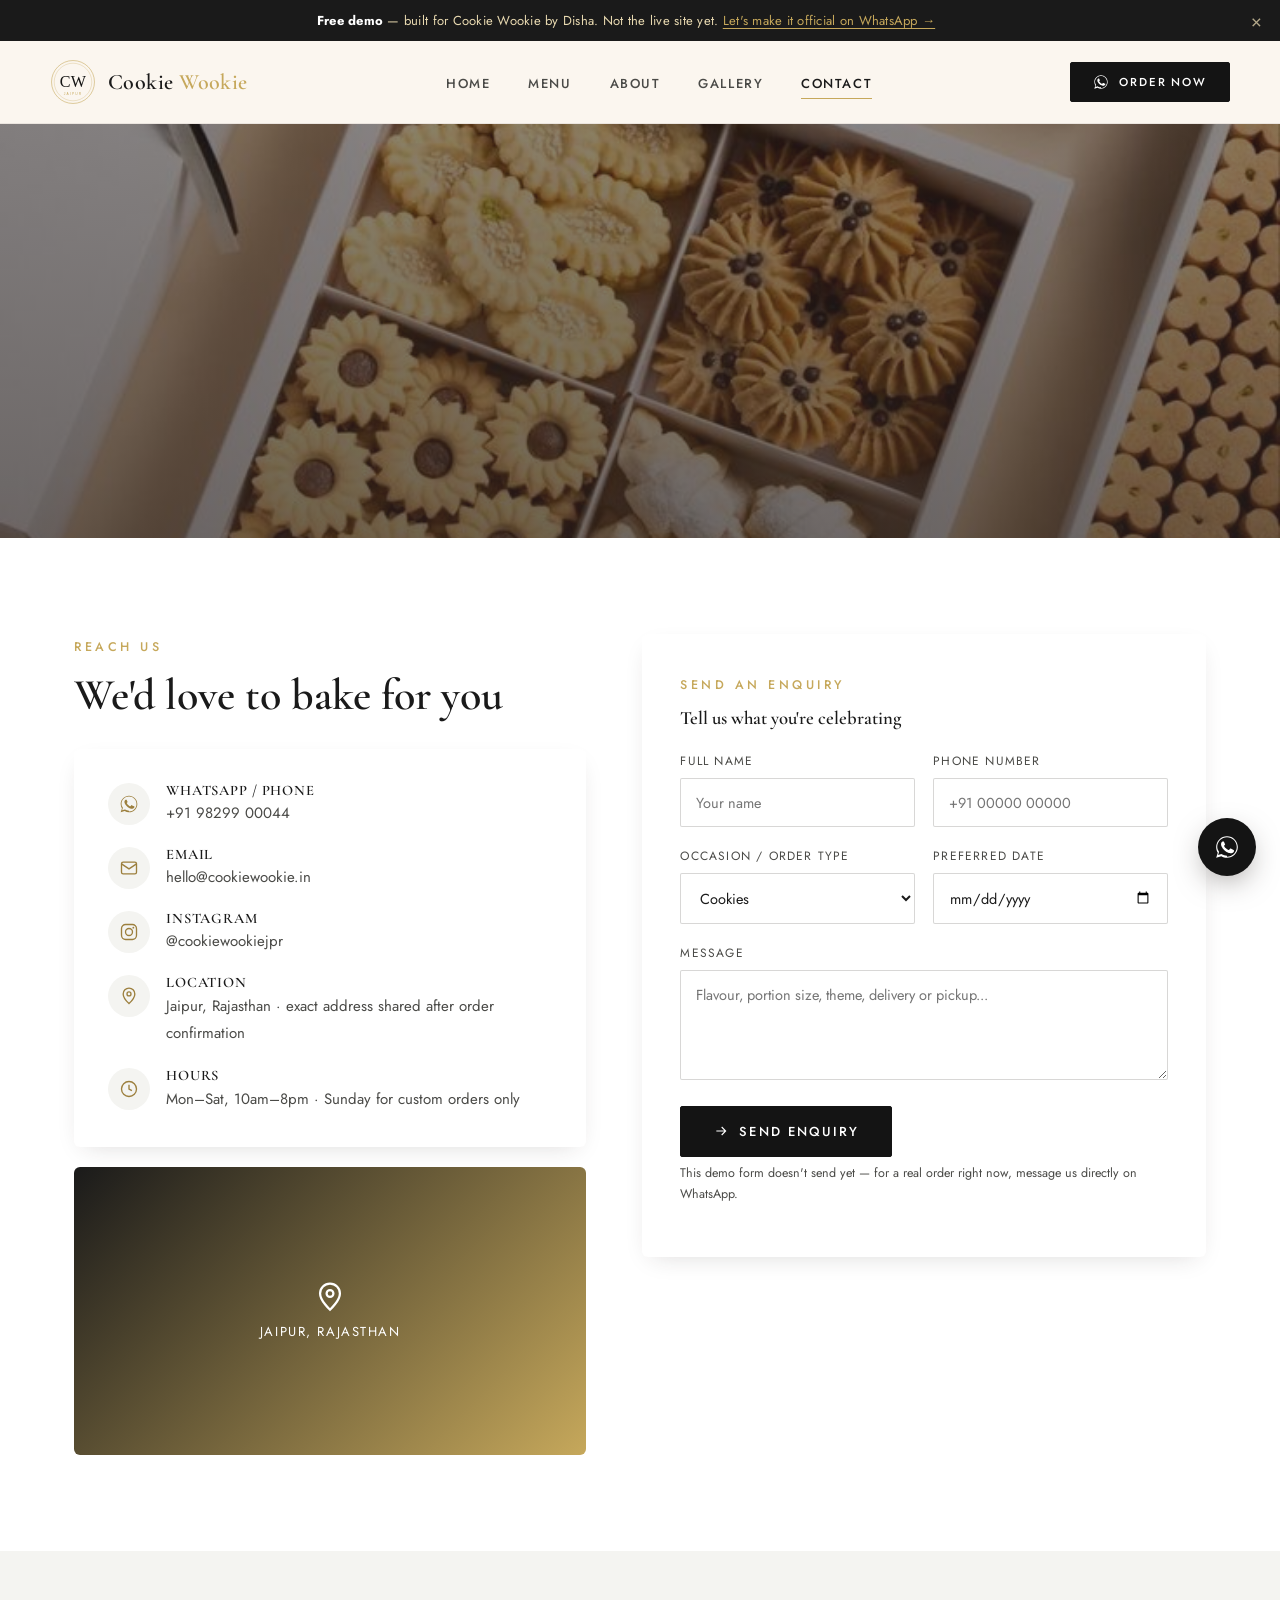
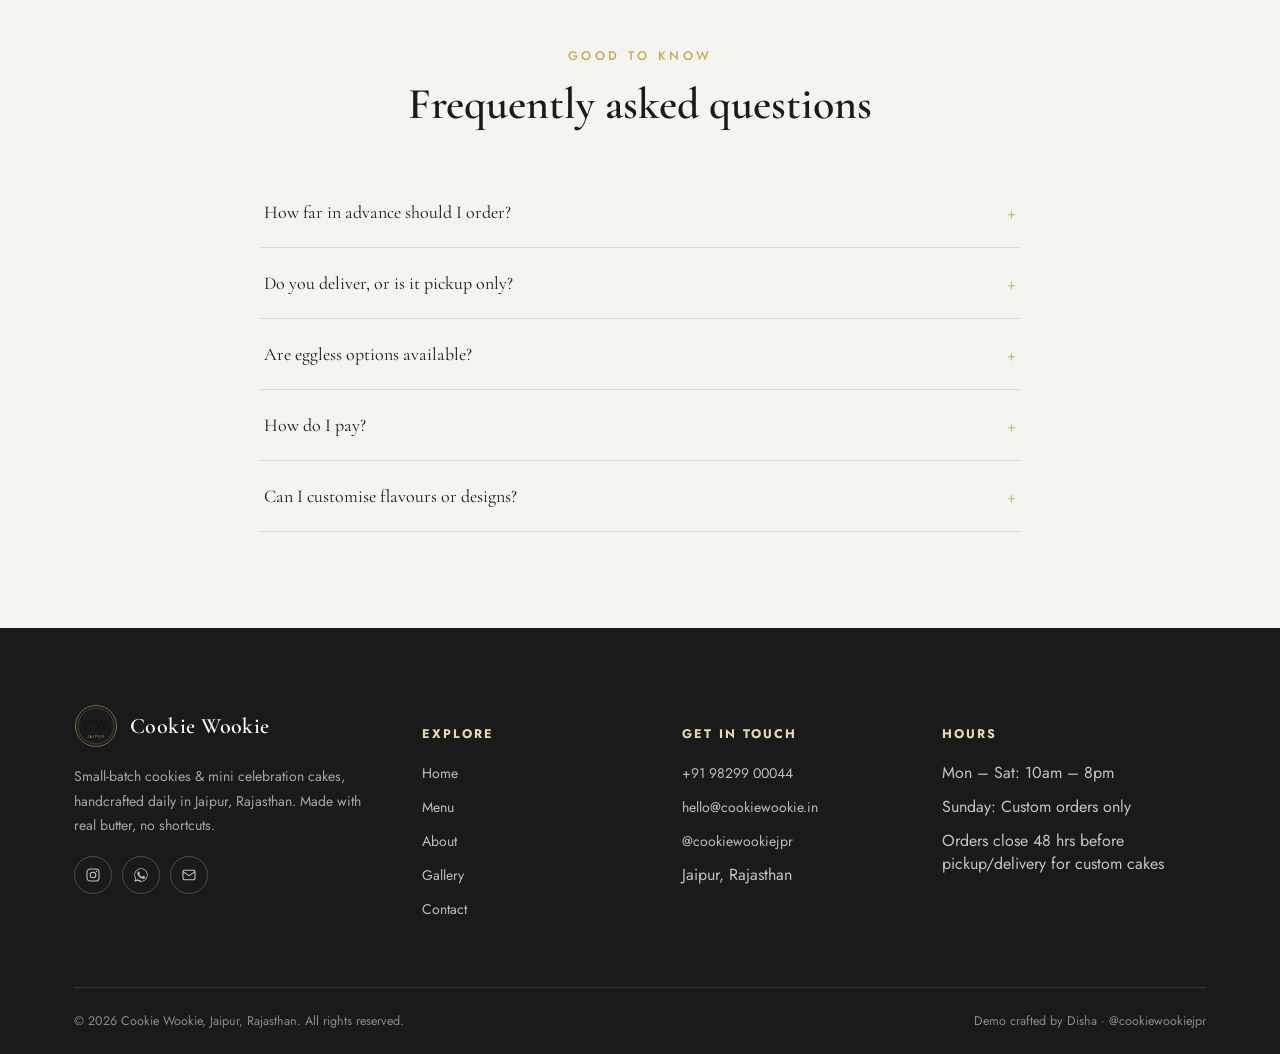
<file: contact.html>
<!DOCTYPE html>
<html lang="en">
<head>
<meta charset="UTF-8">
<meta name="viewport" content="width=device-width, initial-scale=1.0">
<title>Contact — Cookie Wookie</title>
<meta name="description" content="Get in touch with Cookie Wookie for cookie, mini cake and gift box orders in Jaipur, Rajasthan. WhatsApp, Instagram and enquiry form.">
<link rel="icon" type="image/svg+xml" href="assets/favicon.svg">
<link rel="preconnect" href="https://fonts.googleapis.com">
<link rel="preconnect" href="https://fonts.gstatic.com" crossorigin>
<link href="https://fonts.googleapis.com/css2?family=Cormorant+Garamond:ital,wght@0,500;0,600;0,700;1,500&family=Jost:wght@300;400;500;600&display=swap" rel="stylesheet">
<link rel="stylesheet" href="css/style.css">
</head>
<body>

<!-- ============================================================
     DEMO BANNER — remove this whole <div class="demo-banner">…</div>
     block (and nothing else) before the site goes live.
     ============================================================ -->
<div class="demo-banner">
  <strong>Free demo</strong> — built for Cookie Wookie by Disha. Not the live site yet.
  <a href="https://wa.me/919829900044" target="_blank" rel="noopener">Let's make it official on WhatsApp →</a>
  <button class="demo-banner__close" aria-label="Dismiss">&times;</button>
</div>
<!-- ============================== END DEMO BANNER ============================== -->

<header class="site-header">
  <div class="container nav">
    <a href="index.html" class="brand">
      <img src="assets/logo.svg" alt="Cookie Wookie logo">
      <span class="brand-word">Cookie<span> Wookie</span></span>
    </a>
    <nav>
      <ul class="nav-links">
          <li><a href="index.html">Home</a></li>
          <li><a href="menu.html">Menu</a></li>
          <li><a href="about.html">About</a></li>
          <li><a href="gallery.html">Gallery</a></li>
          <li><a href="contact.html" class="active">Contact</a></li>
      </ul>
    </nav>
    <div class="nav-cta">
      <a href="https://wa.me/919829900044" target="_blank" rel="noopener" class="btn btn-primary btn-sm">
        <svg viewBox="0 0 24 24" fill="currentColor"><path d="M17.5 14.4c-.3-.1-1.7-.9-2-1-.3-.1-.5-.1-.7.1-.2.3-.8 1-.9 1.1-.2.2-.3.2-.6.1-.3-.1-1.2-.5-2.3-1.5-.9-.8-1.4-1.7-1.6-2-.2-.3 0-.5.1-.6.1-.1.3-.3.4-.5.1-.1.2-.3.3-.4.1-.2 0-.4 0-.5C10 9 9.5 7.8 9.3 7.3c-.2-.5-.4-.4-.6-.4h-.5c-.2 0-.5.1-.7.3-.3.3-1 1-1 2.4s1 2.8 1.2 3c.1.2 2.1 3.2 5 4.4.7.3 1.3.5 1.7.6.7.2 1.4.2 1.9.1.6-.1 1.7-.7 2-1.4.2-.6.2-1.1.2-1.3-.1-.1-.3-.2-.6-.3z"/><path d="M12 2C6.5 2 2 6.5 2 12c0 1.9.5 3.7 1.5 5.3L2 22l4.8-1.5C8.3 21.5 10.1 22 12 22c5.5 0 10-4.5 10-10S17.5 2 12 2zm0 18c-1.7 0-3.4-.5-4.8-1.3l-.3-.2-3.1.9.9-3-.2-.3C3.5 14.6 3 13.3 3 12c0-5 4-9 9-9s9 4 9 9-4 9-9 9z"/></svg><span class="btn-label">Order Now</span>
      </a>
      <button class="nav-toggle" aria-label="Menu"><span></span><span></span><span></span></button>
    </div>
  </div>
</header>


<section class="page-hero">
  <div class="hero-bg" style="background-image:url('assets/photos/hero-contact.jpg')"></div>
  <div class="container">
    <div class="crumb">Home / Contact</div>
    <h1>Get In Touch</h1>
  </div>
</section>


<section class="section-pad">
  <div class="container">
    <div class="contact-wrap">
      <div class="reveal "><div>
        <span class="eyebrow">Reach Us</span>
        <h2 class="section-title" style="margin-bottom:28px">We'd love to bake for you</h2>
        <div class="contact-card">
          <div class="contact-row">
            <div class="icon"><svg viewBox="0 0 24 24" fill="currentColor"><path d="M17.5 14.4c-.3-.1-1.7-.9-2-1-.3-.1-.5-.1-.7.1-.2.3-.8 1-.9 1.1-.2.2-.3.2-.6.1-.3-.1-1.2-.5-2.3-1.5-.9-.8-1.4-1.7-1.6-2-.2-.3 0-.5.1-.6.1-.1.3-.3.4-.5.1-.1.2-.3.3-.4.1-.2 0-.4 0-.5C10 9 9.5 7.8 9.3 7.3c-.2-.5-.4-.4-.6-.4h-.5c-.2 0-.5.1-.7.3-.3.3-1 1-1 2.4s1 2.8 1.2 3c.1.2 2.1 3.2 5 4.4.7.3 1.3.5 1.7.6.7.2 1.4.2 1.9.1.6-.1 1.7-.7 2-1.4.2-.6.2-1.1.2-1.3-.1-.1-.3-.2-.6-.3z"/><path d="M12 2C6.5 2 2 6.5 2 12c0 1.9.5 3.7 1.5 5.3L2 22l4.8-1.5C8.3 21.5 10.1 22 12 22c5.5 0 10-4.5 10-10S17.5 2 12 2zm0 18c-1.7 0-3.4-.5-4.8-1.3l-.3-.2-3.1.9.9-3-.2-.3C3.5 14.6 3 13.3 3 12c0-5 4-9 9-9s9 4 9 9-4 9-9 9z"/></svg></div>
            <div><h4>WhatsApp / Phone</h4><a href="https://wa.me/919829900044" target="_blank" rel="noopener">+91 98299 00044</a></div>
          </div>
          <div class="contact-row">
            <div class="icon"><svg viewBox="0 0 24 24" fill="none" stroke="currentColor" stroke-width="1.6"><rect x="3" y="5" width="18" height="14" rx="2"/><path d="M3 7l9 6 9-6"/></svg></div>
            <div><h4>Email</h4><a href="mailto:hello@cookiewookie.in">hello@cookiewookie.in</a></div>
          </div>
          <div class="contact-row">
            <div class="icon"><svg viewBox="0 0 24 24" fill="none" stroke="currentColor" stroke-width="1.6"><rect x="3" y="3" width="18" height="18" rx="5"/><circle cx="12" cy="12" r="4.2"/><circle cx="17.2" cy="6.8" r="1.1" fill="currentColor" stroke="none"/></svg></div>
            <div><h4>Instagram</h4><a href="https://www.instagram.com/cookiewookiejpr" target="_blank" rel="noopener">@cookiewookiejpr</a></div>
          </div>
          <div class="contact-row">
            <div class="icon"><svg viewBox="0 0 24 24" fill="none" stroke="currentColor" stroke-width="1.6"><path d="M12 21s7-6.4 7-11.5A7 7 0 1 0 5 9.5C5 14.6 12 21 12 21z"/><circle cx="12" cy="9.5" r="2.4"/></svg></div>
            <div><h4>Location</h4><p style="margin:0">Jaipur, Rajasthan &middot; exact address shared after order confirmation</p></div>
          </div>
          <div class="contact-row">
            <div class="icon"><svg viewBox="0 0 24 24" fill="none" stroke="currentColor" stroke-width="1.6"><circle cx="12" cy="12" r="9"/><path d="M12 7v5l3.5 2"/></svg></div>
            <div><h4>Hours</h4><p style="margin:0">Mon–Sat, 10am–8pm &middot; Sunday for custom orders only</p></div>
          </div>
        </div>
        <div class="map-box">
          <div class="pin"><svg viewBox="0 0 24 24" fill="none" stroke="currentColor" stroke-width="1.6"><path d="M12 21s7-6.4 7-11.5A7 7 0 1 0 5 9.5C5 14.6 12 21 12 21z"/><circle cx="12" cy="9.5" r="2.4"/></svg><span>Jaipur, Rajasthan</span></div>
        </div>
      </div></div>
      <div class="reveal reveal-delay-1"><div>
        <form class="form enquiry-form">
          <span class="eyebrow">Send An Enquiry</span>
          <h3 style="margin-bottom:22px">Tell us what you're celebrating</h3>
          <div class="form-row">
            <div class="field"><label for="name">Full Name</label><input id="name" name="name" type="text" placeholder="Your name" required></div>
            <div class="field"><label for="phone">Phone Number</label><input id="phone" name="phone" type="tel" placeholder="+91 00000 00000" required></div>
          </div>
          <div class="form-row">
            <div class="field"><label for="occasion">Occasion / Order Type</label>
              <select id="occasion" name="occasion">
                <option>Cookies</option>
                <option>Mini Cake</option>
                <option>Custom Celebration Cake</option>
                <option>Gift Box / Hamper</option>
                <option>Something Else</option>
              </select>
            </div>
            <div class="field"><label for="date">Preferred Date</label><input id="date" name="date" type="date"></div>
          </div>
          <div class="field"><label for="message">Message</label><textarea id="message" name="message" placeholder="Flavour, portion size, theme, delivery or pickup..." required></textarea></div>
          <button type="submit" class="btn btn-primary"><svg viewBox="0 0 24 24" fill="none" stroke="currentColor" stroke-width="1.6"><path d="M5 12h14M13 6l6 6-6 6"/></svg> Send Enquiry</button>
          <p class="form-note">This demo form doesn't send yet — for a real order right now, message us directly on WhatsApp.</p>
          <div class="form-success">Thank you! This is a demo form, so nothing was actually sent — please confirm your order on <a href="https://wa.me/919829900044" target="_blank" rel="noopener" style="color:var(--mauve-dark);text-decoration:underline">WhatsApp</a> for now.</div>
        </form>
      </div></div>
    </div>
  </div>
</section>

<section class="section-pad" style="background:var(--cream-2)">
  <div class="container">
    <span class="eyebrow center" style="display:block;text-align:center">Good To Know</span>
    <h2 class="section-title center">Frequently asked questions</h2>
    <div class="faq" style="margin-top:48px">
      <div class="faq-item">
  <button class="faq-q"><span>How far in advance should I order?</span><span class="plus">+</span></button>
  <div class="faq-a"><p>Cookies and cupcakes can often be arranged same-day or next-day. Mini cakes and custom celebration cakes need at least 48 hours' notice — the earlier you message us, the more design options we can offer.</p></div>
</div>
<div class="faq-item">
  <button class="faq-q"><span>Do you deliver, or is it pickup only?</span><span class="plus">+</span></button>
  <div class="faq-a"><p>Both. We deliver across Jaipur for a small delivery fee based on distance, and pickup is available from our home kitchen by appointment.</p></div>
</div>
<div class="faq-item">
  <button class="faq-q"><span>Are eggless options available?</span><span class="plus">+</span></button>
  <div class="faq-a"><p>Yes — most of our cookies and mini cakes can be made fully eggless. Just mention it when you place your order on WhatsApp.</p></div>
</div>
<div class="faq-item">
  <button class="faq-q"><span>How do I pay?</span><span class="plus">+</span></button>
  <div class="faq-a"><p>UPI, bank transfer or cash on pickup/delivery. A small advance is requested to confirm custom cake orders.</p></div>
</div>
<div class="faq-item">
  <button class="faq-q"><span>Can I customise flavours or designs?</span><span class="plus">+</span></button>
  <div class="faq-a"><p>Absolutely — share your theme, flavour preference and reference pictures on WhatsApp and we'll work out a design and quote with you before confirming.</p></div>
</div>
    </div>
  </div>
</section>

<a class="float-wa" href="https://wa.me/919829900044" target="_blank" rel="noopener" aria-label="Chat on WhatsApp">
  <svg viewBox="0 0 24 24" fill="currentColor"><path d="M17.5 14.4c-.3-.1-1.7-.9-2-1-.3-.1-.5-.1-.7.1-.2.3-.8 1-.9 1.1-.2.2-.3.2-.6.1-.3-.1-1.2-.5-2.3-1.5-.9-.8-1.4-1.7-1.6-2-.2-.3 0-.5.1-.6.1-.1.3-.3.4-.5.1-.1.2-.3.3-.4.1-.2 0-.4 0-.5C10 9 9.5 7.8 9.3 7.3c-.2-.5-.4-.4-.6-.4h-.5c-.2 0-.5.1-.7.3-.3.3-1 1-1 2.4s1 2.8 1.2 3c.1.2 2.1 3.2 5 4.4.7.3 1.3.5 1.7.6.7.2 1.4.2 1.9.1.6-.1 1.7-.7 2-1.4.2-.6.2-1.1.2-1.3-.1-.1-.3-.2-.6-.3z"/><path d="M12 2C6.5 2 2 6.5 2 12c0 1.9.5 3.7 1.5 5.3L2 22l4.8-1.5C8.3 21.5 10.1 22 12 22c5.5 0 10-4.5 10-10S17.5 2 12 2zm0 18c-1.7 0-3.4-.5-4.8-1.3l-.3-.2-3.1.9.9-3-.2-.3C3.5 14.6 3 13.3 3 12c0-5 4-9 9-9s9 4 9 9-4 9-9 9z"/></svg>
</a>
<button class="back-top" aria-label="Back to top"><svg viewBox="0 0 24 24" fill="none" stroke="currentColor" stroke-width="1.6"><path d="M12 19V5M6 11l6-6 6 6"/></svg></button>

<footer class="site-footer">
  <div class="container">
    <div class="footer-grid">
      <div>
        <div class="footer-brand">
          <img src="assets/logo.svg" alt="Cookie Wookie logo" width="44" height="44">
          <span class="brand-word">Cookie Wookie</span>
        </div>
        <p>Small-batch cookies &amp; mini celebration cakes, handcrafted daily in Jaipur, Rajasthan. Made with real butter, no shortcuts.</p>
        <div class="footer-social">
          <a href="https://www.instagram.com/cookiewookiejpr" target="_blank" rel="noopener" aria-label="Instagram"><svg viewBox="0 0 24 24" fill="none" stroke="currentColor" stroke-width="1.6"><rect x="3" y="3" width="18" height="18" rx="5"/><circle cx="12" cy="12" r="4.2"/><circle cx="17.2" cy="6.8" r="1.1" fill="currentColor" stroke="none"/></svg></a>
          <a href="https://wa.me/919829900044" target="_blank" rel="noopener" aria-label="WhatsApp"><svg viewBox="0 0 24 24" fill="currentColor"><path d="M17.5 14.4c-.3-.1-1.7-.9-2-1-.3-.1-.5-.1-.7.1-.2.3-.8 1-.9 1.1-.2.2-.3.2-.6.1-.3-.1-1.2-.5-2.3-1.5-.9-.8-1.4-1.7-1.6-2-.2-.3 0-.5.1-.6.1-.1.3-.3.4-.5.1-.1.2-.3.3-.4.1-.2 0-.4 0-.5C10 9 9.5 7.8 9.3 7.3c-.2-.5-.4-.4-.6-.4h-.5c-.2 0-.5.1-.7.3-.3.3-1 1-1 2.4s1 2.8 1.2 3c.1.2 2.1 3.2 5 4.4.7.3 1.3.5 1.7.6.7.2 1.4.2 1.9.1.6-.1 1.7-.7 2-1.4.2-.6.2-1.1.2-1.3-.1-.1-.3-.2-.6-.3z"/><path d="M12 2C6.5 2 2 6.5 2 12c0 1.9.5 3.7 1.5 5.3L2 22l4.8-1.5C8.3 21.5 10.1 22 12 22c5.5 0 10-4.5 10-10S17.5 2 12 2zm0 18c-1.7 0-3.4-.5-4.8-1.3l-.3-.2-3.1.9.9-3-.2-.3C3.5 14.6 3 13.3 3 12c0-5 4-9 9-9s9 4 9 9-4 9-9 9z"/></svg></a>
          <a href="mailto:hello@cookiewookie.in" aria-label="Email"><svg viewBox="0 0 24 24" fill="none" stroke="currentColor" stroke-width="1.6"><rect x="3" y="5" width="18" height="14" rx="2"/><path d="M3 7l9 6 9-6"/></svg></a>
        </div>
      </div>
      <div>
        <h5>Explore</h5>
        <ul class="footer-links">
          <li><a href="index.html">Home</a></li>
          <li><a href="menu.html">Menu</a></li>
          <li><a href="about.html">About</a></li>
          <li><a href="gallery.html">Gallery</a></li>
          <li><a href="contact.html">Contact</a></li>
        </ul>
      </div>
      <div>
        <h5>Get In Touch</h5>
        <ul class="footer-links">
          <li><a href="tel:+919829900044">+91 98299 00044</a></li>
          <li><a href="mailto:hello@cookiewookie.in">hello@cookiewookie.in</a></li>
          <li><a href="https://www.instagram.com/cookiewookiejpr" target="_blank" rel="noopener">@cookiewookiejpr</a></li>
          <li>Jaipur, Rajasthan</li>
        </ul>
      </div>
      <div>
        <h5>Hours</h5>
        <ul class="footer-links">
          <li>Mon – Sat: 10am – 8pm</li>
          <li>Sunday: Custom orders only</li>
          <li>Orders close 48 hrs before pickup/delivery for custom cakes</li>
        </ul>
      </div>
    </div>
    <div class="footer-bottom">
      <span>&copy; <span id="year"></span> Cookie Wookie, Jaipur, Rajasthan. All rights reserved.</span>
      <span>Demo crafted by Disha · <a href="https://www.instagram.com/cookiewookiejpr" target="_blank" rel="noopener">@cookiewookiejpr</a></span>
    </div>
  </div>
</footer>
<script>document.getElementById('year').textContent = new Date().getFullYear();</script>
<script src="js/script.js"></script>
</body>
</html>
</file>
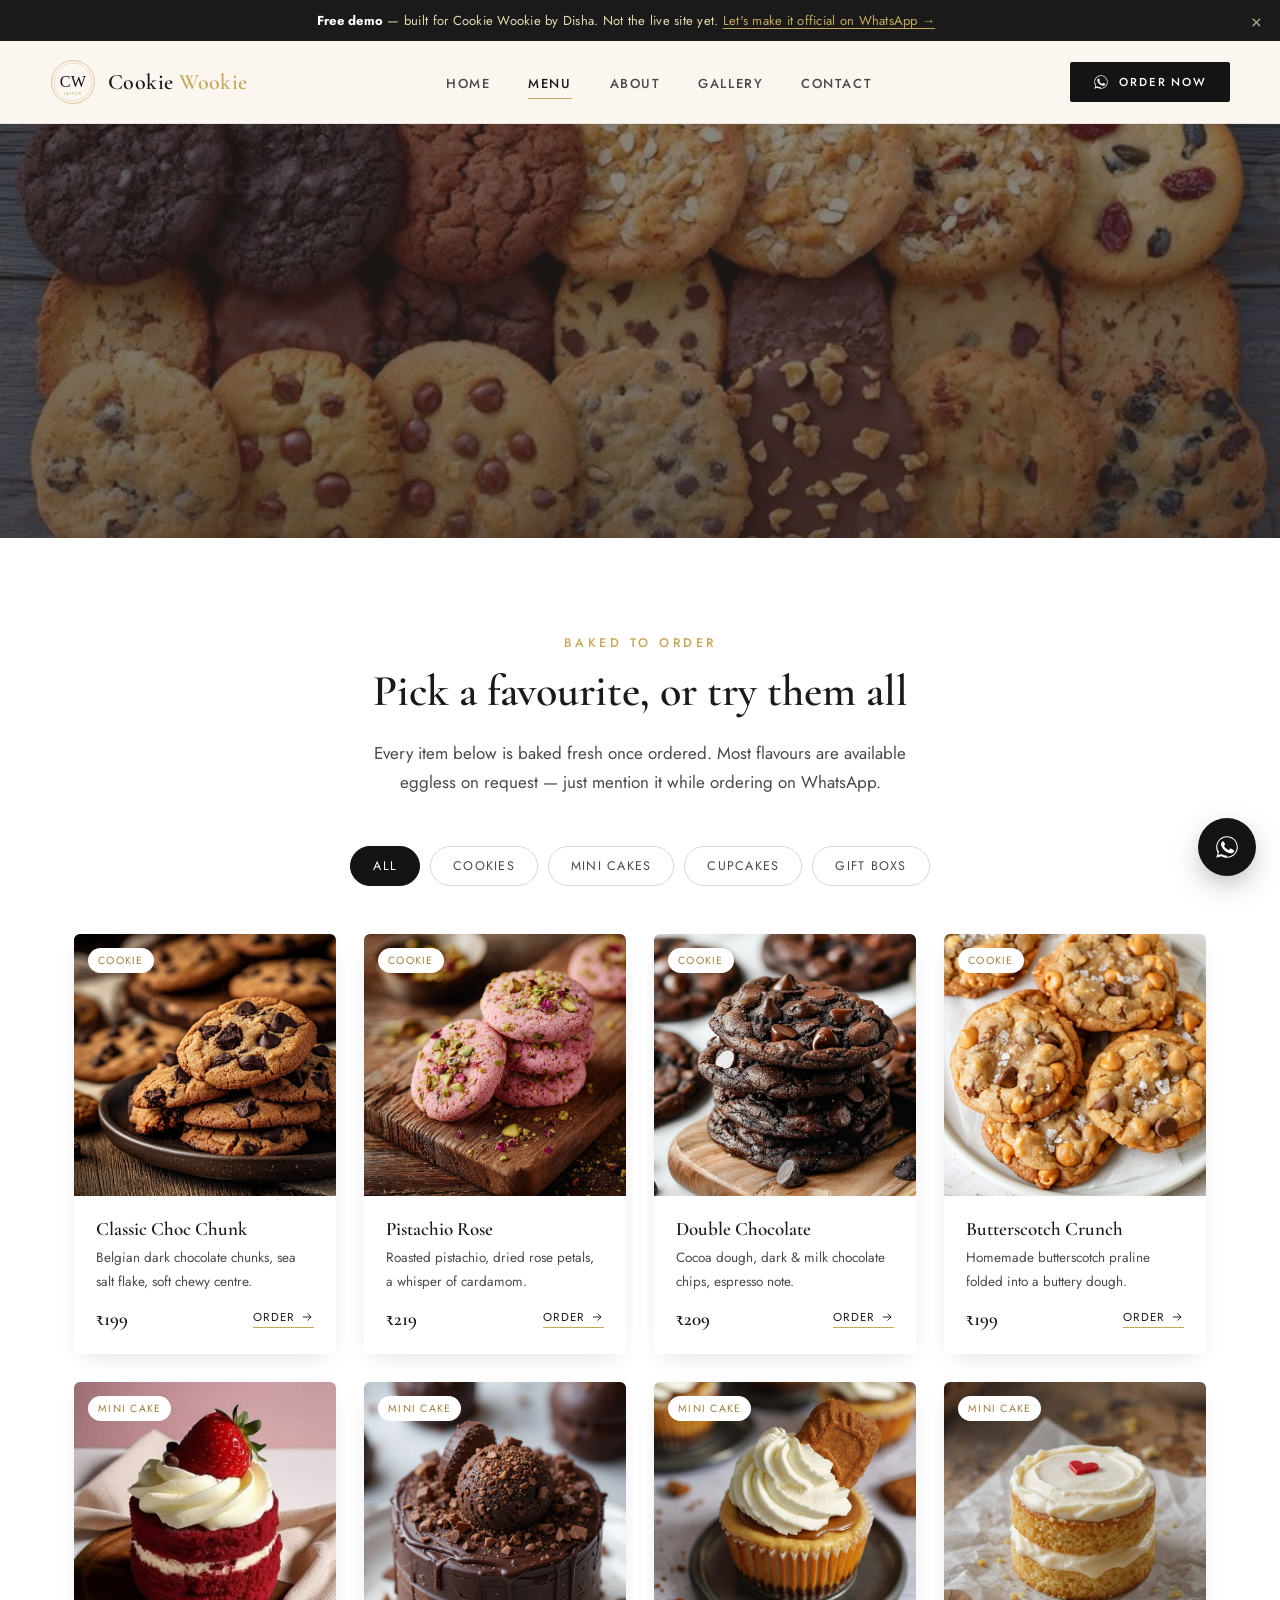
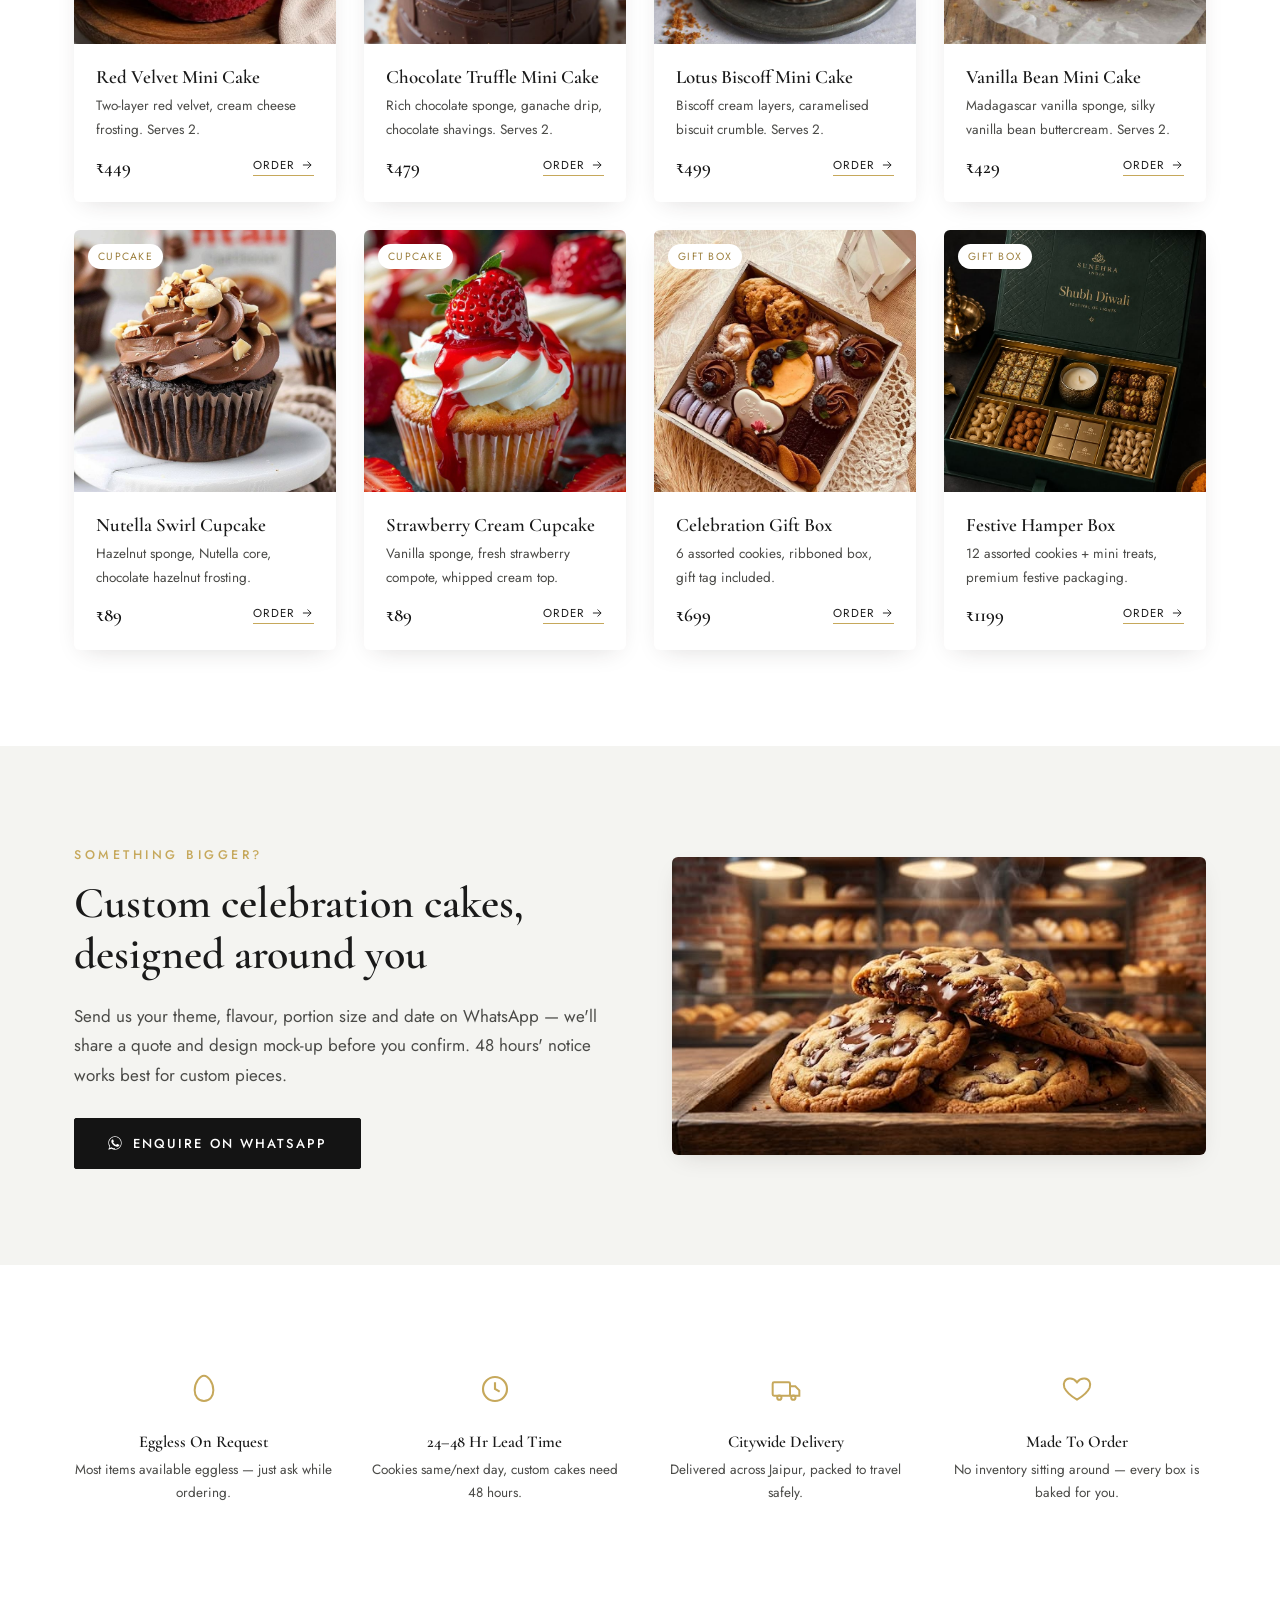
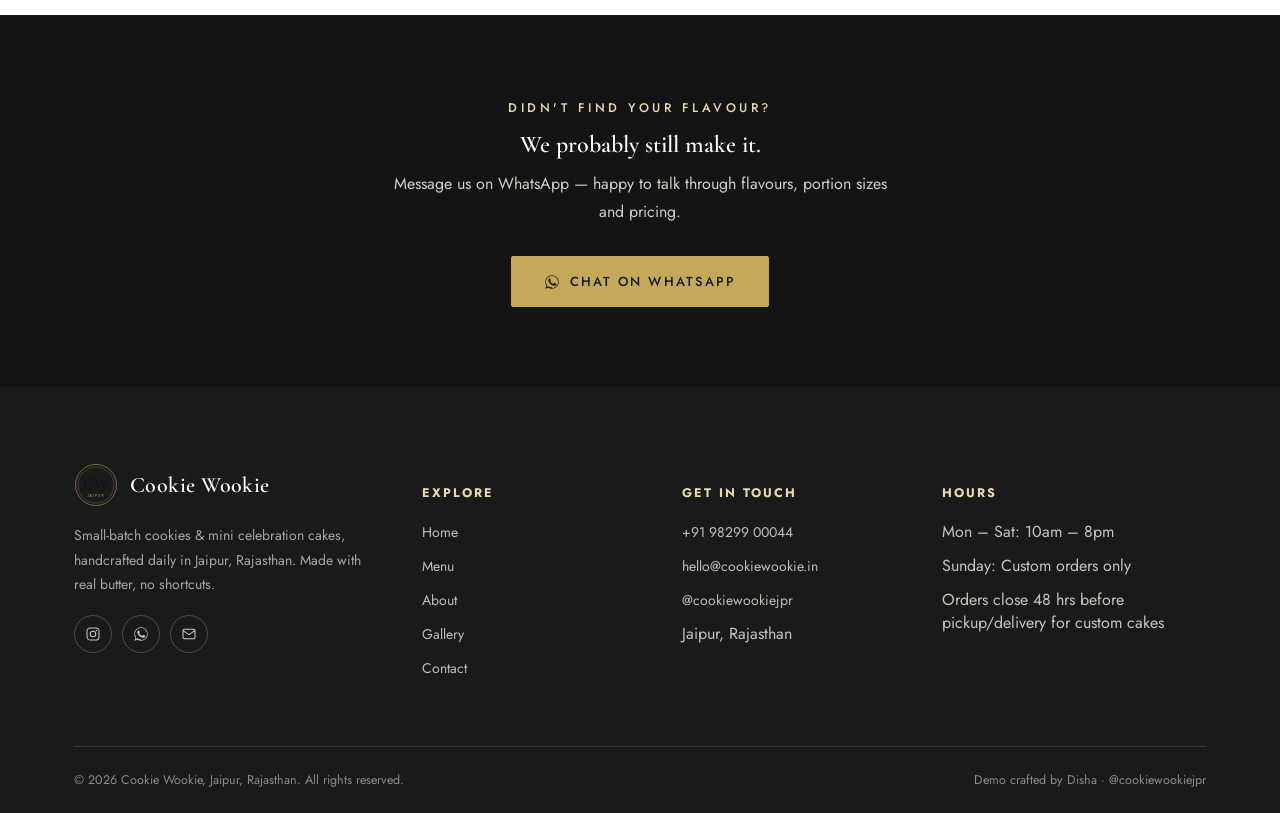
<file: menu.html>
<!DOCTYPE html>
<html lang="en">
<head>
<meta charset="UTF-8">
<meta name="viewport" content="width=device-width, initial-scale=1.0">
<title>Menu — Cookie Wookie | Cookies, Mini Cakes &amp; Gift Boxes</title>
<meta name="description" content="Browse Cookie Wookie's menu of handcrafted cookies, mini celebration cakes, cupcakes and gift boxes. Eggless options available.">
<link rel="icon" type="image/svg+xml" href="assets/favicon.svg">
<link rel="preconnect" href="https://fonts.googleapis.com">
<link rel="preconnect" href="https://fonts.gstatic.com" crossorigin>
<link href="https://fonts.googleapis.com/css2?family=Cormorant+Garamond:ital,wght@0,500;0,600;0,700;1,500&family=Jost:wght@300;400;500;600&display=swap" rel="stylesheet">
<link rel="stylesheet" href="css/style.css">
</head>
<body>

<!-- ============================================================
     DEMO BANNER — remove this whole <div class="demo-banner">…</div>
     block (and nothing else) before the site goes live.
     ============================================================ -->
<div class="demo-banner">
  <strong>Free demo</strong> — built for Cookie Wookie by Disha. Not the live site yet.
  <a href="https://wa.me/919829900044" target="_blank" rel="noopener">Let's make it official on WhatsApp →</a>
  <button class="demo-banner__close" aria-label="Dismiss">&times;</button>
</div>
<!-- ============================== END DEMO BANNER ============================== -->

<header class="site-header">
  <div class="container nav">
    <a href="index.html" class="brand">
      <img src="assets/logo.svg" alt="Cookie Wookie logo">
      <span class="brand-word">Cookie<span> Wookie</span></span>
    </a>
    <nav>
      <ul class="nav-links">
          <li><a href="index.html">Home</a></li>
          <li><a href="menu.html" class="active">Menu</a></li>
          <li><a href="about.html">About</a></li>
          <li><a href="gallery.html">Gallery</a></li>
          <li><a href="contact.html">Contact</a></li>
      </ul>
    </nav>
    <div class="nav-cta">
      <a href="https://wa.me/919829900044" target="_blank" rel="noopener" class="btn btn-primary btn-sm">
        <svg viewBox="0 0 24 24" fill="currentColor"><path d="M17.5 14.4c-.3-.1-1.7-.9-2-1-.3-.1-.5-.1-.7.1-.2.3-.8 1-.9 1.1-.2.2-.3.2-.6.1-.3-.1-1.2-.5-2.3-1.5-.9-.8-1.4-1.7-1.6-2-.2-.3 0-.5.1-.6.1-.1.3-.3.4-.5.1-.1.2-.3.3-.4.1-.2 0-.4 0-.5C10 9 9.5 7.8 9.3 7.3c-.2-.5-.4-.4-.6-.4h-.5c-.2 0-.5.1-.7.3-.3.3-1 1-1 2.4s1 2.8 1.2 3c.1.2 2.1 3.2 5 4.4.7.3 1.3.5 1.7.6.7.2 1.4.2 1.9.1.6-.1 1.7-.7 2-1.4.2-.6.2-1.1.2-1.3-.1-.1-.3-.2-.6-.3z"/><path d="M12 2C6.5 2 2 6.5 2 12c0 1.9.5 3.7 1.5 5.3L2 22l4.8-1.5C8.3 21.5 10.1 22 12 22c5.5 0 10-4.5 10-10S17.5 2 12 2zm0 18c-1.7 0-3.4-.5-4.8-1.3l-.3-.2-3.1.9.9-3-.2-.3C3.5 14.6 3 13.3 3 12c0-5 4-9 9-9s9 4 9 9-4 9-9 9z"/></svg><span class="btn-label">Order Now</span>
      </a>
      <button class="nav-toggle" aria-label="Menu"><span></span><span></span><span></span></button>
    </div>
  </div>
</header>


<section class="page-hero">
  <div class="hero-bg" style="background-image:url('assets/photos/hero-menu.jpg')"></div>
  <div class="container">
    <div class="crumb">Home / Menu</div>
    <h1>Our Menu</h1>
  </div>
</section>


<section class="section-pad">
  <div class="container">
    <span class="eyebrow center" style="display:block;text-align:center">Baked To Order</span>
    <h2 class="section-title center">Pick a favourite, or try them all</h2>
    <p class="section-lead center" style="margin:16px auto 0">Every item below is baked fresh once ordered. Most flavours are available eggless on request — just mention it while ordering on WhatsApp.</p>

    <div class="filters" style="margin-top:48px">
      <button class="filter-btn active" data-filter="all">All</button>
<button class="filter-btn" data-filter="Cookie">Cookies</button>
<button class="filter-btn" data-filter="Mini Cake">Mini Cakes</button>
<button class="filter-btn" data-filter="Cupcake">Cupcakes</button>
<button class="filter-btn" data-filter="Gift Box">Gift Boxs</button>
    </div>

    <div class="grid-4">
      <div class="product-card" data-category="Cookie">
  <div class="product-card__media">
    <img src="assets/photos/cookie-classic-choc-chunk.jpg" alt="Classic Choc Chunk" loading="lazy">
    <span class="product-card__tag">Cookie</span>
  </div>
  <div class="product-card__body">
    <h3>Classic Choc Chunk</h3>
    <p>Belgian dark chocolate chunks, sea salt flake, soft chewy centre.</p>
    <div class="product-card__foot">
      <span class="price">&#8377;199</span>
      <a href="https://wa.me/919829900044?text=Hi! I'd like to order the Classic%20Choc%20Chunk" target="_blank" rel="noopener" class="icon-link">Order <svg viewBox="0 0 24 24" fill="none" stroke="currentColor" stroke-width="1.6"><path d="M5 12h14M13 6l6 6-6 6"/></svg></a>
    </div>
  </div>
</div>
<div class="product-card" data-category="Cookie">
  <div class="product-card__media">
    <img src="assets/photos/cookie-pistachio-rose.jpg" alt="Pistachio Rose" loading="lazy">
    <span class="product-card__tag">Cookie</span>
  </div>
  <div class="product-card__body">
    <h3>Pistachio Rose</h3>
    <p>Roasted pistachio, dried rose petals, a whisper of cardamom.</p>
    <div class="product-card__foot">
      <span class="price">&#8377;219</span>
      <a href="https://wa.me/919829900044?text=Hi! I'd like to order the Pistachio%20Rose" target="_blank" rel="noopener" class="icon-link">Order <svg viewBox="0 0 24 24" fill="none" stroke="currentColor" stroke-width="1.6"><path d="M5 12h14M13 6l6 6-6 6"/></svg></a>
    </div>
  </div>
</div>
<div class="product-card" data-category="Cookie">
  <div class="product-card__media">
    <img src="assets/photos/cookie-double-choc.jpg" alt="Double Chocolate" loading="lazy">
    <span class="product-card__tag">Cookie</span>
  </div>
  <div class="product-card__body">
    <h3>Double Chocolate</h3>
    <p>Cocoa dough, dark &amp; milk chocolate chips, espresso note.</p>
    <div class="product-card__foot">
      <span class="price">&#8377;209</span>
      <a href="https://wa.me/919829900044?text=Hi! I'd like to order the Double%20Chocolate" target="_blank" rel="noopener" class="icon-link">Order <svg viewBox="0 0 24 24" fill="none" stroke="currentColor" stroke-width="1.6"><path d="M5 12h14M13 6l6 6-6 6"/></svg></a>
    </div>
  </div>
</div>
<div class="product-card" data-category="Cookie">
  <div class="product-card__media">
    <img src="assets/photos/cookie-butterscotch.jpg" alt="Butterscotch Crunch" loading="lazy">
    <span class="product-card__tag">Cookie</span>
  </div>
  <div class="product-card__body">
    <h3>Butterscotch Crunch</h3>
    <p>Homemade butterscotch praline folded into a buttery dough.</p>
    <div class="product-card__foot">
      <span class="price">&#8377;199</span>
      <a href="https://wa.me/919829900044?text=Hi! I'd like to order the Butterscotch%20Crunch" target="_blank" rel="noopener" class="icon-link">Order <svg viewBox="0 0 24 24" fill="none" stroke="currentColor" stroke-width="1.6"><path d="M5 12h14M13 6l6 6-6 6"/></svg></a>
    </div>
  </div>
</div>
<div class="product-card" data-category="Mini Cake">
  <div class="product-card__media">
    <img src="assets/photos/minicake-red-velvet.jpg" alt="Red Velvet Mini Cake" loading="lazy">
    <span class="product-card__tag">Mini Cake</span>
  </div>
  <div class="product-card__body">
    <h3>Red Velvet Mini Cake</h3>
    <p>Two-layer red velvet, cream cheese frosting. Serves 2.</p>
    <div class="product-card__foot">
      <span class="price">&#8377;449</span>
      <a href="https://wa.me/919829900044?text=Hi! I'd like to order the Red%20Velvet%20Mini%20Cake" target="_blank" rel="noopener" class="icon-link">Order <svg viewBox="0 0 24 24" fill="none" stroke="currentColor" stroke-width="1.6"><path d="M5 12h14M13 6l6 6-6 6"/></svg></a>
    </div>
  </div>
</div>
<div class="product-card" data-category="Mini Cake">
  <div class="product-card__media">
    <img src="assets/photos/minicake-chocolate-truffle.jpg" alt="Chocolate Truffle Mini Cake" loading="lazy">
    <span class="product-card__tag">Mini Cake</span>
  </div>
  <div class="product-card__body">
    <h3>Chocolate Truffle Mini Cake</h3>
    <p>Rich chocolate sponge, ganache drip, chocolate shavings. Serves 2.</p>
    <div class="product-card__foot">
      <span class="price">&#8377;479</span>
      <a href="https://wa.me/919829900044?text=Hi! I'd like to order the Chocolate%20Truffle%20Mini%20Cake" target="_blank" rel="noopener" class="icon-link">Order <svg viewBox="0 0 24 24" fill="none" stroke="currentColor" stroke-width="1.6"><path d="M5 12h14M13 6l6 6-6 6"/></svg></a>
    </div>
  </div>
</div>
<div class="product-card" data-category="Mini Cake">
  <div class="product-card__media">
    <img src="assets/photos/minicake-lotus-biscoff.jpg" alt="Lotus Biscoff Mini Cake" loading="lazy">
    <span class="product-card__tag">Mini Cake</span>
  </div>
  <div class="product-card__body">
    <h3>Lotus Biscoff Mini Cake</h3>
    <p>Biscoff cream layers, caramelised biscuit crumble. Serves 2.</p>
    <div class="product-card__foot">
      <span class="price">&#8377;499</span>
      <a href="https://wa.me/919829900044?text=Hi! I'd like to order the Lotus%20Biscoff%20Mini%20Cake" target="_blank" rel="noopener" class="icon-link">Order <svg viewBox="0 0 24 24" fill="none" stroke="currentColor" stroke-width="1.6"><path d="M5 12h14M13 6l6 6-6 6"/></svg></a>
    </div>
  </div>
</div>
<div class="product-card" data-category="Mini Cake">
  <div class="product-card__media">
    <img src="assets/photos/minicake-vanilla-bean.jpg" alt="Vanilla Bean Mini Cake" loading="lazy">
    <span class="product-card__tag">Mini Cake</span>
  </div>
  <div class="product-card__body">
    <h3>Vanilla Bean Mini Cake</h3>
    <p>Madagascar vanilla sponge, silky vanilla bean buttercream. Serves 2.</p>
    <div class="product-card__foot">
      <span class="price">&#8377;429</span>
      <a href="https://wa.me/919829900044?text=Hi! I'd like to order the Vanilla%20Bean%20Mini%20Cake" target="_blank" rel="noopener" class="icon-link">Order <svg viewBox="0 0 24 24" fill="none" stroke="currentColor" stroke-width="1.6"><path d="M5 12h14M13 6l6 6-6 6"/></svg></a>
    </div>
  </div>
</div>
<div class="product-card" data-category="Cupcake">
  <div class="product-card__media">
    <img src="assets/photos/cupcake-nutella.jpg" alt="Nutella Swirl Cupcake" loading="lazy">
    <span class="product-card__tag">Cupcake</span>
  </div>
  <div class="product-card__body">
    <h3>Nutella Swirl Cupcake</h3>
    <p>Hazelnut sponge, Nutella core, chocolate hazelnut frosting.</p>
    <div class="product-card__foot">
      <span class="price">&#8377;89</span>
      <a href="https://wa.me/919829900044?text=Hi! I'd like to order the Nutella%20Swirl%20Cupcake" target="_blank" rel="noopener" class="icon-link">Order <svg viewBox="0 0 24 24" fill="none" stroke="currentColor" stroke-width="1.6"><path d="M5 12h14M13 6l6 6-6 6"/></svg></a>
    </div>
  </div>
</div>
<div class="product-card" data-category="Cupcake">
  <div class="product-card__media">
    <img src="assets/photos/cupcake-strawberry.jpg" alt="Strawberry Cream Cupcake" loading="lazy">
    <span class="product-card__tag">Cupcake</span>
  </div>
  <div class="product-card__body">
    <h3>Strawberry Cream Cupcake</h3>
    <p>Vanilla sponge, fresh strawberry compote, whipped cream top.</p>
    <div class="product-card__foot">
      <span class="price">&#8377;89</span>
      <a href="https://wa.me/919829900044?text=Hi! I'd like to order the Strawberry%20Cream%20Cupcake" target="_blank" rel="noopener" class="icon-link">Order <svg viewBox="0 0 24 24" fill="none" stroke="currentColor" stroke-width="1.6"><path d="M5 12h14M13 6l6 6-6 6"/></svg></a>
    </div>
  </div>
</div>
<div class="product-card" data-category="Gift Box">
  <div class="product-card__media">
    <img src="assets/photos/giftbox-celebration.jpg" alt="Celebration Gift Box" loading="lazy">
    <span class="product-card__tag">Gift Box</span>
  </div>
  <div class="product-card__body">
    <h3>Celebration Gift Box</h3>
    <p>6 assorted cookies, ribboned box, gift tag included.</p>
    <div class="product-card__foot">
      <span class="price">&#8377;699</span>
      <a href="https://wa.me/919829900044?text=Hi! I'd like to order the Celebration%20Gift%20Box" target="_blank" rel="noopener" class="icon-link">Order <svg viewBox="0 0 24 24" fill="none" stroke="currentColor" stroke-width="1.6"><path d="M5 12h14M13 6l6 6-6 6"/></svg></a>
    </div>
  </div>
</div>
<div class="product-card" data-category="Gift Box">
  <div class="product-card__media">
    <img src="assets/photos/giftbox-festive.jpg" alt="Festive Hamper Box" loading="lazy">
    <span class="product-card__tag">Gift Box</span>
  </div>
  <div class="product-card__body">
    <h3>Festive Hamper Box</h3>
    <p>12 assorted cookies + mini treats, premium festive packaging.</p>
    <div class="product-card__foot">
      <span class="price">&#8377;1199</span>
      <a href="https://wa.me/919829900044?text=Hi! I'd like to order the Festive%20Hamper%20Box" target="_blank" rel="noopener" class="icon-link">Order <svg viewBox="0 0 24 24" fill="none" stroke="currentColor" stroke-width="1.6"><path d="M5 12h14M13 6l6 6-6 6"/></svg></a>
    </div>
  </div>
</div>
    </div>
  </div>
</section>

<section class="section-pad" style="background:var(--cream-2)">
  <div class="container">
    <div class="split">
      <div class="reveal "><div>
        <span class="eyebrow">Something Bigger?</span>
        <h2 class="section-title">Custom celebration cakes, designed around you</h2>
        <p class="section-lead">Send us your theme, flavour, portion size and date on WhatsApp — we'll share a quote and design mock-up before you confirm. 48 hours' notice works best for custom pieces.</p>
        <a href="https://wa.me/919829900044?text=Hi! I would like to enquire about a custom cake." target="_blank" rel="noopener" class="btn btn-primary" style="margin-top:10px"><svg viewBox="0 0 24 24" fill="currentColor"><path d="M17.5 14.4c-.3-.1-1.7-.9-2-1-.3-.1-.5-.1-.7.1-.2.3-.8 1-.9 1.1-.2.2-.3.2-.6.1-.3-.1-1.2-.5-2.3-1.5-.9-.8-1.4-1.7-1.6-2-.2-.3 0-.5.1-.6.1-.1.3-.3.4-.5.1-.1.2-.3.3-.4.1-.2 0-.4 0-.5C10 9 9.5 7.8 9.3 7.3c-.2-.5-.4-.4-.6-.4h-.5c-.2 0-.5.1-.7.3-.3.3-1 1-1 2.4s1 2.8 1.2 3c.1.2 2.1 3.2 5 4.4.7.3 1.3.5 1.7.6.7.2 1.4.2 1.9.1.6-.1 1.7-.7 2-1.4.2-.6.2-1.1.2-1.3-.1-.1-.3-.2-.6-.3z"/><path d="M12 2C6.5 2 2 6.5 2 12c0 1.9.5 3.7 1.5 5.3L2 22l4.8-1.5C8.3 21.5 10.1 22 12 22c5.5 0 10-4.5 10-10S17.5 2 12 2zm0 18c-1.7 0-3.4-.5-4.8-1.3l-.3-.2-3.1.9.9-3-.2-.3C3.5 14.6 3 13.3 3 12c0-5 4-9 9-9s9 4 9 9-4 9-9 9z"/></svg> Enquire on WhatsApp</a>
      </div></div>
      <div class="reveal reveal-delay-1"><img src="assets/photos/about-behind-2.jpg" alt="Custom mini cake being decorated" style="border-radius:var(--radius-lg);box-shadow:var(--shadow-card)"></div>
    </div>
  </div>
</section>

<section class="section-pad">
  <div class="container">
    <div class="feature-row">
      <div class="reveal "><div class="feature-item"><div class="icon"><svg viewBox="0 0 24 24" fill="none" stroke="currentColor" stroke-width="1.5"><path d="M12 21c4.4 0 7-3.6 7-8 0-6-4-11-7-11S5 7 5 13c0 4.4 2.6 8 7 8z"/><path d="M4 4l16 16" opacity=".0"/></svg></div><h4>Eggless On Request</h4><p>Most items available eggless — just ask while ordering.</p></div></div>
      <div class="reveal reveal-delay-1"><div class="feature-item"><div class="icon"><svg viewBox="0 0 24 24" fill="none" stroke="currentColor" stroke-width="1.6"><circle cx="12" cy="12" r="9"/><path d="M12 7v5l3.5 2"/></svg></div><h4>24–48 Hr Lead Time</h4><p>Cookies same/next day, custom cakes need 48 hours.</p></div></div>
      <div class="reveal reveal-delay-2"><div class="feature-item"><div class="icon"><svg viewBox="0 0 24 24" fill="none" stroke="currentColor" stroke-width="1.5"><rect x="2" y="7" width="13" height="10" rx="1"/><path d="M15 10h4l3 3v4h-7z"/><circle cx="7" cy="18.5" r="1.6"/><circle cx="17.5" cy="18.5" r="1.6"/></svg></div><h4>Citywide Delivery</h4><p>Delivered across Jaipur, packed to travel safely.</p></div></div>
      <div class="reveal reveal-delay-3"><div class="feature-item"><div class="icon"><svg viewBox="0 0 24 24" fill="none" stroke="currentColor" stroke-width="1.5"><path d="M12 20s-7.5-4.6-9.5-9.1C1.2 7.6 3 4.5 6.3 4.2 8.4 4 10.4 5 12 7c1.6-2 3.6-3 5.7-2.8 3.3.3 5.1 3.4 3.8 6.7C19.5 15.4 12 20 12 20z"/></svg></div><h4>Made To Order</h4><p>No inventory sitting around — every box is baked for you.</p></div></div>
    </div>
  </div>
</section>

<section class="cta-banner">
  <div class="container">
    <span class="eyebrow" style="color:var(--gold-light)">Didn't Find Your Flavour?</span>
    <h2>We probably still make it.</h2>
    <p>Message us on WhatsApp — happy to talk through flavours, portion sizes and pricing.</p>
    <a href="https://wa.me/919829900044" target="_blank" rel="noopener" class="btn btn-primary"><svg viewBox="0 0 24 24" fill="currentColor"><path d="M17.5 14.4c-.3-.1-1.7-.9-2-1-.3-.1-.5-.1-.7.1-.2.3-.8 1-.9 1.1-.2.2-.3.2-.6.1-.3-.1-1.2-.5-2.3-1.5-.9-.8-1.4-1.7-1.6-2-.2-.3 0-.5.1-.6.1-.1.3-.3.4-.5.1-.1.2-.3.3-.4.1-.2 0-.4 0-.5C10 9 9.5 7.8 9.3 7.3c-.2-.5-.4-.4-.6-.4h-.5c-.2 0-.5.1-.7.3-.3.3-1 1-1 2.4s1 2.8 1.2 3c.1.2 2.1 3.2 5 4.4.7.3 1.3.5 1.7.6.7.2 1.4.2 1.9.1.6-.1 1.7-.7 2-1.4.2-.6.2-1.1.2-1.3-.1-.1-.3-.2-.6-.3z"/><path d="M12 2C6.5 2 2 6.5 2 12c0 1.9.5 3.7 1.5 5.3L2 22l4.8-1.5C8.3 21.5 10.1 22 12 22c5.5 0 10-4.5 10-10S17.5 2 12 2zm0 18c-1.7 0-3.4-.5-4.8-1.3l-.3-.2-3.1.9.9-3-.2-.3C3.5 14.6 3 13.3 3 12c0-5 4-9 9-9s9 4 9 9-4 9-9 9z"/></svg> Chat on WhatsApp</a>
  </div>
</section>

<a class="float-wa" href="https://wa.me/919829900044" target="_blank" rel="noopener" aria-label="Chat on WhatsApp">
  <svg viewBox="0 0 24 24" fill="currentColor"><path d="M17.5 14.4c-.3-.1-1.7-.9-2-1-.3-.1-.5-.1-.7.1-.2.3-.8 1-.9 1.1-.2.2-.3.2-.6.1-.3-.1-1.2-.5-2.3-1.5-.9-.8-1.4-1.7-1.6-2-.2-.3 0-.5.1-.6.1-.1.3-.3.4-.5.1-.1.2-.3.3-.4.1-.2 0-.4 0-.5C10 9 9.5 7.8 9.3 7.3c-.2-.5-.4-.4-.6-.4h-.5c-.2 0-.5.1-.7.3-.3.3-1 1-1 2.4s1 2.8 1.2 3c.1.2 2.1 3.2 5 4.4.7.3 1.3.5 1.7.6.7.2 1.4.2 1.9.1.6-.1 1.7-.7 2-1.4.2-.6.2-1.1.2-1.3-.1-.1-.3-.2-.6-.3z"/><path d="M12 2C6.5 2 2 6.5 2 12c0 1.9.5 3.7 1.5 5.3L2 22l4.8-1.5C8.3 21.5 10.1 22 12 22c5.5 0 10-4.5 10-10S17.5 2 12 2zm0 18c-1.7 0-3.4-.5-4.8-1.3l-.3-.2-3.1.9.9-3-.2-.3C3.5 14.6 3 13.3 3 12c0-5 4-9 9-9s9 4 9 9-4 9-9 9z"/></svg>
</a>
<button class="back-top" aria-label="Back to top"><svg viewBox="0 0 24 24" fill="none" stroke="currentColor" stroke-width="1.6"><path d="M12 19V5M6 11l6-6 6 6"/></svg></button>

<footer class="site-footer">
  <div class="container">
    <div class="footer-grid">
      <div>
        <div class="footer-brand">
          <img src="assets/logo.svg" alt="Cookie Wookie logo" width="44" height="44">
          <span class="brand-word">Cookie Wookie</span>
        </div>
        <p>Small-batch cookies &amp; mini celebration cakes, handcrafted daily in Jaipur, Rajasthan. Made with real butter, no shortcuts.</p>
        <div class="footer-social">
          <a href="https://www.instagram.com/cookiewookiejpr" target="_blank" rel="noopener" aria-label="Instagram"><svg viewBox="0 0 24 24" fill="none" stroke="currentColor" stroke-width="1.6"><rect x="3" y="3" width="18" height="18" rx="5"/><circle cx="12" cy="12" r="4.2"/><circle cx="17.2" cy="6.8" r="1.1" fill="currentColor" stroke="none"/></svg></a>
          <a href="https://wa.me/919829900044" target="_blank" rel="noopener" aria-label="WhatsApp"><svg viewBox="0 0 24 24" fill="currentColor"><path d="M17.5 14.4c-.3-.1-1.7-.9-2-1-.3-.1-.5-.1-.7.1-.2.3-.8 1-.9 1.1-.2.2-.3.2-.6.1-.3-.1-1.2-.5-2.3-1.5-.9-.8-1.4-1.7-1.6-2-.2-.3 0-.5.1-.6.1-.1.3-.3.4-.5.1-.1.2-.3.3-.4.1-.2 0-.4 0-.5C10 9 9.5 7.8 9.3 7.3c-.2-.5-.4-.4-.6-.4h-.5c-.2 0-.5.1-.7.3-.3.3-1 1-1 2.4s1 2.8 1.2 3c.1.2 2.1 3.2 5 4.4.7.3 1.3.5 1.7.6.7.2 1.4.2 1.9.1.6-.1 1.7-.7 2-1.4.2-.6.2-1.1.2-1.3-.1-.1-.3-.2-.6-.3z"/><path d="M12 2C6.5 2 2 6.5 2 12c0 1.9.5 3.7 1.5 5.3L2 22l4.8-1.5C8.3 21.5 10.1 22 12 22c5.5 0 10-4.5 10-10S17.5 2 12 2zm0 18c-1.7 0-3.4-.5-4.8-1.3l-.3-.2-3.1.9.9-3-.2-.3C3.5 14.6 3 13.3 3 12c0-5 4-9 9-9s9 4 9 9-4 9-9 9z"/></svg></a>
          <a href="mailto:hello@cookiewookie.in" aria-label="Email"><svg viewBox="0 0 24 24" fill="none" stroke="currentColor" stroke-width="1.6"><rect x="3" y="5" width="18" height="14" rx="2"/><path d="M3 7l9 6 9-6"/></svg></a>
        </div>
      </div>
      <div>
        <h5>Explore</h5>
        <ul class="footer-links">
          <li><a href="index.html">Home</a></li>
          <li><a href="menu.html">Menu</a></li>
          <li><a href="about.html">About</a></li>
          <li><a href="gallery.html">Gallery</a></li>
          <li><a href="contact.html">Contact</a></li>
        </ul>
      </div>
      <div>
        <h5>Get In Touch</h5>
        <ul class="footer-links">
          <li><a href="tel:+919829900044">+91 98299 00044</a></li>
          <li><a href="mailto:hello@cookiewookie.in">hello@cookiewookie.in</a></li>
          <li><a href="https://www.instagram.com/cookiewookiejpr" target="_blank" rel="noopener">@cookiewookiejpr</a></li>
          <li>Jaipur, Rajasthan</li>
        </ul>
      </div>
      <div>
        <h5>Hours</h5>
        <ul class="footer-links">
          <li>Mon – Sat: 10am – 8pm</li>
          <li>Sunday: Custom orders only</li>
          <li>Orders close 48 hrs before pickup/delivery for custom cakes</li>
        </ul>
      </div>
    </div>
    <div class="footer-bottom">
      <span>&copy; <span id="year"></span> Cookie Wookie, Jaipur, Rajasthan. All rights reserved.</span>
      <span>Demo crafted by Disha · <a href="https://www.instagram.com/cookiewookiejpr" target="_blank" rel="noopener">@cookiewookiejpr</a></span>
    </div>
  </div>
</footer>
<script>document.getElementById('year').textContent = new Date().getFullYear();</script>
<script src="js/script.js"></script>
</body>
</html>
</file>
<file: css/style.css>
/* =========================================================================
   COOKIE WOOKIE — brand stylesheet
   Palette: white / black / gold — no red, pink or plum anywhere on purpose.
   (Variable names below are historical — e.g. --mauve and --plum now hold
   gold and black values respectively — kept as-is so every rule that
   references them updates automatically from this one block.)
   Fonts:   'Cormorant Garamond' (display), 'Jost' (body) — Google Fonts
   ========================================================================= */

:root{
  --cream:      #FFFFFF;
  --cream-2:    #F4F4F1;
  --blush:      #1A1A1A;
  --mauve:      #C6A85B;
  --mauve-dark: #9C7F3D;
  --plum:       #141414;
  --charcoal:   #1A1A1A;
  --charcoal-70:#4A4A47;
  --gold:       #C6A85B;
  --gold-light: #E8D9B0;
  --ivory:      #FFFFFF;

  --font-display: 'Cormorant Garamond', 'Playfair Display', Georgia, serif;
  --font-body: 'Jost', 'Helvetica Neue', Arial, sans-serif;

  --radius: 2px;
  --radius-lg: 6px;
  --shadow-soft: 0 10px 30px -12px rgba(43,35,32,0.25);
  --shadow-card: 0 8px 24px -10px rgba(43,35,32,0.18);
  --transition: 320ms cubic-bezier(.4,0,.2,1);
  --container: 1180px;
}

/* ---------- Reset ---------- */
*,*::before,*::after{ box-sizing:border-box; }
html{ scroll-behavior:smooth; }
body{
  margin:0;
  font-family:var(--font-body);
  color:var(--charcoal);
  background:var(--cream);
  -webkit-font-smoothing:antialiased;
  overflow-x:hidden;
}
img{ max-width:100%; display:block; }
a{ color:inherit; text-decoration:none; }
ul{ list-style:none; margin:0; padding:0; }
h1,h2,h3,h4{
  font-family:var(--font-display);
  font-weight:600;
  line-height:1.15;
  margin:0 0 .5em;
  color:var(--charcoal);
}
p{ line-height:1.75; color:var(--charcoal-70); margin:0 0 1em; }
button{ font-family:inherit; cursor:pointer; }
input,textarea,select{ font-family:inherit; }

.container{
  width:100%;
  max-width:var(--container);
  margin:0 auto;
  padding:0 24px;
}
section{ position:relative; }
.section-pad{ padding:96px 0; }
@media(max-width:768px){ .section-pad{ padding:64px 0; } }

.eyebrow{
  display:inline-block;
  font-family:var(--font-body);
  font-size:12.5px;
  letter-spacing:.28em;
  text-transform:uppercase;
  color:var(--gold);
  margin-bottom:14px;
  font-weight:500;
}
.section-title{
  font-size:clamp(30px,4vw,44px);
  max-width:640px;
}
.section-title.center{ margin-left:auto; margin-right:auto; text-align:center; }
.section-lead{
  max-width:560px;
  font-size:17px;
}
.center{ text-align:center; }
.divider{
  display:block;
  margin:22px auto;
  opacity:.9;
}
.divider.left{ margin-left:0; }

/* ---------- Buttons ---------- */
.btn{
  display:inline-flex;
  align-items:center;
  gap:10px;
  padding:15px 32px;
  border-radius:var(--radius);
  font-size:13px;
  letter-spacing:.16em;
  text-transform:uppercase;
  font-weight:500;
  border:1px solid transparent;
  transition:all var(--transition);
  white-space:nowrap;
}
.btn-primary{
  background:var(--plum);
  color:var(--ivory);
  border-color:var(--plum);
}
.btn-primary:hover{ background:var(--charcoal); border-color:var(--charcoal); transform:translateY(-2px); box-shadow:var(--shadow-soft); }
.btn-outline{
  background:transparent;
  color:var(--charcoal);
  border-color:var(--charcoal);
}
.btn-outline:hover{ background:var(--charcoal); color:var(--ivory); transform:translateY(-2px); }
.btn-gold{
  background:transparent;
  color:var(--gold);
  border-color:var(--gold);
}
.btn-gold:hover{ background:var(--gold); color:var(--ivory); transform:translateY(-2px); }
.btn-sm{ padding:11px 22px; font-size:11.5px; }
.btn svg{ width:16px; height:16px; }

/* ---------- Demo banner (DELETE BEFORE GOING LIVE) ---------- */
/* Search "DEMO BANNER" in each HTML file — delete the whole marked block
   plus this CSS block and the matching JS in script.js when the site goes live. */
.demo-banner{
  position:relative;
  z-index:1000;
  background:var(--charcoal);
  color:var(--gold-light);
  font-family:var(--font-body);
  font-size:13px;
  letter-spacing:.02em;
  text-align:center;
  padding:11px 44px 11px 16px;
}
.demo-banner strong{ color:var(--ivory); }
.demo-banner a{ color:var(--gold); text-decoration:underline; text-underline-offset:3px; }
.demo-banner__close{
  position:absolute;
  right:12px;
  top:50%;
  transform:translateY(-50%);
  background:none;
  border:none;
  color:var(--gold-light);
  font-size:18px;
  line-height:1;
  padding:6px;
  opacity:.75;
}
.demo-banner__close:hover{ opacity:1; }
.demo-banner.is-hidden{ display:none; }

/* ---------- Header / Nav ---------- */
.site-header{
  position:sticky;
  top:0;
  z-index:900;
  /* Solid (not blurred) background on purpose: a backdrop-filter/transform on
     this element would create a CSS containing block that traps the fixed-
     position mobile nav panel inside the header instead of the viewport. */
  background:rgba(251,246,239,0.98);
  border-bottom:1px solid rgba(43,35,32,0.08);
  transition:box-shadow var(--transition), padding var(--transition);
}
.site-header.scrolled{ box-shadow:0 6px 24px -14px rgba(43,35,32,0.3); }
.nav{
  display:flex;
  align-items:center;
  justify-content:space-between;
  padding:18px 0;
  transition:padding var(--transition);
}
.site-header.scrolled .nav{ padding:12px 0; }
.brand{ display:flex; align-items:center; gap:12px; }
.brand img{ width:46px; height:46px; transition:width var(--transition), height var(--transition); }
.site-header.scrolled .brand img{ width:38px; height:38px; }
.brand-word{ font-family:var(--font-display); font-size:22px; font-weight:600; letter-spacing:.02em; }
.brand-word span{ color:var(--mauve); }

.nav-links{ display:flex; align-items:center; gap:38px; }
.nav-links a{
  font-size:13px;
  letter-spacing:.12em;
  text-transform:uppercase;
  font-weight:500;
  position:relative;
  padding:6px 0;
  color:var(--charcoal-70);
  transition:color var(--transition);
}
.nav-links a::after{
  content:'';
  position:absolute;
  left:0; right:0; bottom:0;
  height:1px;
  background:var(--mauve);
  transform:scaleX(0);
  transform-origin:left;
  transition:transform var(--transition);
}
.nav-links a:hover,
.nav-links a.active{ color:var(--charcoal); }
.nav-links a:hover::after,
.nav-links a.active::after{ transform:scaleX(1); }

.nav-cta{ display:flex; align-items:center; gap:18px; }
.nav-toggle{
  display:none;
  flex-direction:column;
  gap:5px;
  background:none;
  border:none;
  padding:8px;
  z-index:1100;
}
.nav-toggle span{
  width:24px; height:1px; background:var(--charcoal);
  transition:transform var(--transition), opacity var(--transition);
}
.nav-toggle.is-open span:nth-child(1){ transform:translateY(6px) rotate(45deg); }
.nav-toggle.is-open span:nth-child(2){ opacity:0; }
.nav-toggle.is-open span:nth-child(3){ transform:translateY(-6px) rotate(-45deg); }

@media(max-width:900px){
  .nav-links{
    position:fixed;
    inset:0 0 0 30%;
    z-index:1000;
    background:var(--ivory);
    flex-direction:column;
    justify-content:center;
    gap:34px;
    transform:translateX(100%);
    transition:transform var(--transition);
    box-shadow:-20px 0 50px -20px rgba(0,0,0,.25);
  }
  .nav-links.is-open{ transform:translateX(0); }
  .nav-links a{ font-size:16px; }
  .nav-cta .btn-label{ display:none; }
  .nav-toggle{ display:flex; }
}

/* ---------- Hero ---------- */
.hero{
  position:relative;
  min-height:88vh;
  display:flex;
  align-items:center;
  color:var(--ivory);
  overflow:hidden;
}
.hero-bg{
  position:absolute; inset:0;
  background-size:cover;
  background-position:center;
}
.hero-bg::after{
  content:'';
  position:absolute; inset:0;
  background:linear-gradient(180deg, rgba(43,35,32,.35) 0%, rgba(43,35,32,.62) 100%);
}
.hero .container{ position:relative; z-index:2; }
.hero-eyebrow{
  display:inline-block;
  font-size:12.5px;
  letter-spacing:.32em;
  text-transform:uppercase;
  color:var(--gold-light);
  margin-bottom:20px;
}
.hero h1{
  color:var(--ivory);
  font-size:clamp(38px,6.4vw,72px);
  max-width:820px;
  margin-bottom:22px;
}
.hero h1 em{ color:var(--gold-light); font-style:italic; }
.hero p{
  color:rgba(255,253,249,.86);
  max-width:520px;
  font-size:17px;
  margin-bottom:34px;
}
.hero-actions{ display:flex; flex-wrap:wrap; gap:16px; }
.hero .btn-outline{ color:var(--ivory); border-color:rgba(255,253,249,.6); }
.hero .btn-outline:hover{ background:var(--ivory); color:var(--charcoal); }

.page-hero{
  position:relative;
  min-height:46vh;
  display:flex;
  align-items:center;
  color:var(--ivory);
  overflow:hidden;
}
.page-hero .hero-bg::after{ background:linear-gradient(180deg, rgba(43,35,32,.55) 0%, rgba(43,35,32,.68) 100%); }
.page-hero h1{ color:var(--ivory); font-size:clamp(34px,5.5vw,56px); margin-bottom:10px; }
.page-hero .crumb{ color:var(--gold-light); font-size:12.5px; letter-spacing:.24em; text-transform:uppercase; }

/* ---------- Marquee strip ---------- */
.marquee{
  background:var(--plum);
  color:var(--gold-light);
  overflow:hidden;
  white-space:nowrap;
  padding:14px 0;
}
.marquee__track{
  display:inline-block;
  padding-left:100%;
  animation:marquee 28s linear infinite;
  font-family:var(--font-display);
  font-size:16px;
  letter-spacing:.04em;
}
.marquee__track span{ margin:0 28px; }
@keyframes marquee{ from{ transform:translateX(0); } to{ transform:translateX(-100%); } }

/* ---------- Intro / About teaser ---------- */
.split{
  display:grid;
  grid-template-columns:1fr 1fr;
  gap:64px;
  align-items:center;
}
@media(max-width:860px){ .split{ grid-template-columns:1fr; gap:36px; } }
.split-media{ position:relative; }
.split-media img{ border-radius:var(--radius-lg); box-shadow:var(--shadow-card); }
.split-media.framed::before{
  content:'';
  position:absolute;
  top:-18px; left:-18px;
  width:70%; height:70%;
  border:1px solid var(--gold);
  z-index:-1;
}
.stat-card{
  position:absolute;
  bottom:-24px; right:-18px;
  background:var(--ivory);
  padding:20px 26px;
  box-shadow:var(--shadow-soft);
  border-radius:var(--radius-lg);
  text-align:center;
}
.stat-card .num{ font-family:var(--font-display); font-size:32px; color:var(--mauve-dark); display:block; }
.stat-card .lbl{ font-size:11px; letter-spacing:.14em; text-transform:uppercase; color:var(--charcoal-70); }

/* ---------- Category cards ---------- */
.grid-4{ display:grid; grid-template-columns:repeat(4,1fr); gap:28px; }
.grid-3{ display:grid; grid-template-columns:repeat(3,1fr); gap:28px; }
.grid-2{ display:grid; grid-template-columns:1fr 1fr; gap:28px; }
@media(max-width:980px){ .grid-4{ grid-template-columns:repeat(2,1fr); } .grid-3{ grid-template-columns:repeat(2,1fr);} }
@media(max-width:600px){ .grid-4,.grid-3,.grid-2{ grid-template-columns:1fr; } }

.cat-card{
  background:var(--ivory);
  border-radius:var(--radius-lg);
  padding:38px 26px;
  text-align:center;
  box-shadow:var(--shadow-card);
  transition:transform var(--transition), box-shadow var(--transition);
}
.cat-card:hover{ transform:translateY(-8px); box-shadow:var(--shadow-soft); }
.cat-card .icon{
  width:64px; height:64px;
  margin:0 auto 18px;
  display:flex; align-items:center; justify-content:center;
  border:1px solid var(--gold);
  border-radius:50%;
  color:var(--mauve-dark);
}
.cat-card .icon svg{ width:28px; height:28px; }
.cat-card h3{ font-size:21px; margin-bottom:8px; }
.cat-card p{ font-size:14px; margin-bottom:0; }

/* ---------- Product cards ---------- */
.product-card{
  background:var(--ivory);
  border-radius:var(--radius-lg);
  overflow:hidden;
  box-shadow:var(--shadow-card);
  transition:transform var(--transition), box-shadow var(--transition);
  display:flex;
  flex-direction:column;
}
.product-card:hover{ transform:translateY(-6px); box-shadow:var(--shadow-soft); }
.product-card__media{ position:relative; aspect-ratio:1/1; overflow:hidden; }
.product-card__media img{ width:100%; height:100%; object-fit:cover; transition:transform 600ms ease; }
.product-card:hover .product-card__media img{ transform:scale(1.06); }
.product-card__tag{
  position:absolute; top:14px; left:14px;
  background:var(--ivory);
  color:var(--mauve-dark);
  font-size:10.5px; letter-spacing:.12em; text-transform:uppercase;
  padding:5px 10px; border-radius:20px;
}
.product-card__body{ padding:22px 22px 24px; flex:1; display:flex; flex-direction:column; }
.product-card__body h3{ font-size:19px; margin-bottom:6px; }
.product-card__body p{ font-size:13.5px; margin-bottom:14px; flex:1; }
.product-card__foot{ display:flex; align-items:center; justify-content:space-between; }
.price{ font-family:var(--font-display); font-size:19px; color:var(--plum); font-weight:600; }
.icon-link{
  display:inline-flex; align-items:center; gap:6px;
  font-size:11.5px; letter-spacing:.1em; text-transform:uppercase;
  color:var(--charcoal); border-bottom:1px solid var(--gold);
  padding-bottom:2px; transition:color var(--transition);
}
.icon-link:hover{ color:var(--mauve-dark); }
.icon-link svg{ width:14px; height:14px; }

/* ---------- Menu filter tabs ---------- */
.filters{
  display:flex; flex-wrap:wrap; gap:10px;
  justify-content:center;
  margin-bottom:48px;
}
.filter-btn{
  padding:10px 22px;
  border:1px solid rgba(43,35,32,.18);
  background:transparent;
  border-radius:30px;
  font-size:12.5px; letter-spacing:.1em; text-transform:uppercase;
  color:var(--charcoal-70);
  transition:all var(--transition);
}
.filter-btn:hover{ border-color:var(--mauve); color:var(--charcoal); }
.filter-btn.active{ background:var(--plum); border-color:var(--plum); color:var(--ivory); }

/* ---------- Why us strip ---------- */
.feature-row{
  display:grid;
  grid-template-columns:repeat(4,1fr);
  gap:32px;
  text-align:center;
}
@media(max-width:860px){ .feature-row{ grid-template-columns:repeat(2,1fr); } }
@media(max-width:520px){ .feature-row{ grid-template-columns:1fr; } }
.feature-item .icon{
  width:56px; height:56px; margin:0 auto 16px;
  display:flex; align-items:center; justify-content:center;
  color:var(--gold);
}
.feature-item .icon svg{ width:32px; height:32px; }
.feature-item h4{ font-size:16.5px; margin-bottom:6px; }
.feature-item p{ font-size:13.5px; }

/* ---------- Testimonials ---------- */
.testimonial-wrap{ position:relative; max-width:760px; margin:0 auto; }
.testimonial{
  text-align:center;
  padding:0 20px;
}
.testimonial .quote-mark{ font-family:var(--font-display); font-size:64px; color:var(--gold-light); line-height:1; }
.testimonial p{ font-family:var(--font-display); font-size:24px; color:var(--charcoal); font-style:italic; line-height:1.5; margin-bottom:20px; }
.testimonial .stars{ color:var(--gold); letter-spacing:3px; margin-bottom:14px; }
.testimonial .author{ font-size:13px; letter-spacing:.1em; text-transform:uppercase; color:var(--charcoal-70); }
.t-dots{ display:flex; justify-content:center; gap:8px; margin-top:30px; }
.t-dots button{ width:8px; height:8px; border-radius:50%; border:none; background:rgba(43,35,32,.2); padding:0; }
.t-dots button.active{ background:var(--mauve); }

/* ---------- Instagram teaser ---------- */
.insta-grid{ display:grid; grid-template-columns:repeat(6,1fr); gap:6px; }
@media(max-width:860px){ .insta-grid{ grid-template-columns:repeat(3,1fr); } }
.insta-grid a{ position:relative; display:block; aspect-ratio:1/1; overflow:hidden; }
.insta-grid img{ width:100%; height:100%; object-fit:cover; transition:transform 500ms ease; }
.insta-grid a::after{
  content:'';
  position:absolute; inset:0;
  background:rgba(91,42,58,0);
  transition:background var(--transition);
}
.insta-grid a:hover::after{ background:rgba(91,42,58,.45); }
.insta-grid a:hover img{ transform:scale(1.08); }
.insta-grid a svg{
  position:absolute; top:50%; left:50%; width:22px; height:22px;
  transform:translate(-50%,-50%) scale(0);
  color:#fff; transition:transform var(--transition);
}
.insta-grid a:hover svg{ transform:translate(-50%,-50%) scale(1); }

/* ---------- CTA banner ---------- */
.cta-banner{
  background:var(--plum);
  color:var(--ivory);
  text-align:center;
  padding:80px 24px;
  position:relative;
  overflow:hidden;
}
.cta-banner h2{ color:var(--ivory); }
.cta-banner p{ color:rgba(255,253,249,.8); max-width:520px; margin:0 auto 30px; }
.cta-banner .btn-primary{ background:var(--gold); border-color:var(--gold); color:var(--charcoal); }
.cta-banner .btn-primary:hover{ background:var(--ivory); border-color:var(--ivory); }

/* ---------- Gallery ---------- */
.gallery-grid{
  column-count:4;
  column-gap:16px;
}
@media(max-width:980px){ .gallery-grid{ column-count:3; } }
@media(max-width:680px){ .gallery-grid{ column-count:2; } }
.gallery-grid figure{
  margin:0 0 16px;
  break-inside:avoid;
  border-radius:var(--radius-lg);
  overflow:hidden;
  position:relative;
  cursor:pointer;
}
.gallery-grid img{ width:100%; transition:transform 500ms ease; }
.gallery-grid figure:hover img{ transform:scale(1.05); }
.gallery-grid figcaption{
  position:absolute; left:0; right:0; bottom:0;
  padding:16px;
  background:linear-gradient(0deg, rgba(43,35,32,.75), transparent);
  color:var(--ivory);
  font-size:12px; letter-spacing:.08em; text-transform:uppercase;
  opacity:0; transition:opacity var(--transition);
}
.gallery-grid figure:hover figcaption{ opacity:1; }

.lightbox{
  position:fixed; inset:0; z-index:1200;
  background:rgba(43,35,32,.94);
  display:flex; align-items:center; justify-content:center;
  opacity:0; visibility:hidden; transition:opacity var(--transition);
  padding:40px;
}
.lightbox.is-open{ opacity:1; visibility:visible; }
.lightbox img{ max-width:90vw; max-height:82vh; border-radius:4px; box-shadow:0 30px 80px rgba(0,0,0,.5); }
.lightbox-close, .lightbox-prev, .lightbox-next{
  position:absolute; background:none; border:none; color:var(--ivory);
  font-size:16px; letter-spacing:.1em;
}
.lightbox-close{ top:26px; right:34px; font-size:28px; }
.lightbox-prev{ left:24px; top:50%; transform:translateY(-50%); font-size:34px; }
.lightbox-next{ right:24px; top:50%; transform:translateY(-50%); font-size:34px; }

/* ---------- About page ---------- */
.timeline{ position:relative; max-width:760px; margin:0 auto; }
.timeline::before{
  content:''; position:absolute; left:18px; top:6px; bottom:6px; width:1px; background:rgba(176,141,87,.4);
}
.timeline-item{ position:relative; padding-left:56px; margin-bottom:44px; }
.timeline-item::before{
  content:''; position:absolute; left:11px; top:4px; width:15px; height:15px; border-radius:50%;
  background:var(--ivory); border:2px solid var(--gold);
}
.timeline-item h4{ font-size:18px; margin-bottom:4px; }
.timeline-item .year{ font-size:12px; letter-spacing:.14em; text-transform:uppercase; color:var(--gold); }

.values-list{ display:grid; grid-template-columns:1fr 1fr; gap:26px; }
@media(max-width:640px){ .values-list{ grid-template-columns:1fr; } }
.value-item{ display:flex; gap:16px; }
.value-item .num{ font-family:var(--font-display); font-size:26px; color:var(--gold); flex:none; }
.value-item h4{ font-size:16.5px; margin-bottom:4px; }
.value-item p{ font-size:13.5px; margin-bottom:0; }

/* ---------- Contact page ---------- */
.contact-wrap{
  display:grid;
  grid-template-columns:1fr 1.1fr;
  gap:56px;
  align-items:start;
}
@media(max-width:900px){ .contact-wrap{ grid-template-columns:1fr; } }
.contact-card{
  background:var(--ivory);
  border-radius:var(--radius-lg);
  padding:34px;
  box-shadow:var(--shadow-card);
  margin-bottom:20px;
}
.contact-row{ display:flex; gap:16px; align-items:flex-start; margin-bottom:22px; }
.contact-row:last-child{ margin-bottom:0; }
.contact-row .icon{
  width:42px; height:42px; flex:none;
  display:flex; align-items:center; justify-content:center;
  border-radius:50%; background:var(--cream-2); color:var(--mauve-dark);
}
.contact-row .icon svg{ width:20px; height:20px; }
.contact-row h4{ font-size:14.5px; margin-bottom:2px; text-transform:uppercase; letter-spacing:.06em; }
.contact-row p, .contact-row a{ font-size:15px; color:var(--charcoal-70); }
.contact-row a:hover{ color:var(--mauve-dark); }
.social-row{ display:flex; gap:12px; margin-top:6px; }
.social-row a{
  width:40px; height:40px; border-radius:50%;
  border:1px solid rgba(43,35,32,.18);
  display:flex; align-items:center; justify-content:center;
  transition:all var(--transition);
}
.social-row a:hover{ background:var(--plum); border-color:var(--plum); color:var(--ivory); }
.social-row svg{ width:17px; height:17px; }

.map-box{
  aspect-ratio:16/9;
  border-radius:var(--radius-lg);
  background:linear-gradient(135deg, var(--blush), var(--mauve));
  position:relative;
  overflow:hidden;
  display:flex; align-items:center; justify-content:center;
  color:var(--ivory);
  text-align:center;
}
.map-box .pin{ display:flex; flex-direction:column; align-items:center; gap:8px; }
.map-box svg{ width:34px; height:34px; }
.map-box span{ font-size:13px; letter-spacing:.12em; text-transform:uppercase; }

.form{ background:var(--ivory); border-radius:var(--radius-lg); padding:38px; box-shadow:var(--shadow-card); }
.form-row{ display:grid; grid-template-columns:1fr 1fr; gap:18px; }
@media(max-width:520px){ .form-row{ grid-template-columns:1fr; } }
.field{ margin-bottom:20px; }
.field label{ display:block; font-size:12px; letter-spacing:.1em; text-transform:uppercase; color:var(--charcoal-70); margin-bottom:8px; }
.field input, .field textarea, .field select{
  width:100%;
  border:1px solid rgba(43,35,32,.18);
  background:var(--cream);
  padding:13px 15px;
  border-radius:var(--radius);
  font-size:14.5px;
  color:var(--charcoal);
  transition:border-color var(--transition);
}
.field input:focus, .field textarea:focus, .field select:focus{
  outline:none; border-color:var(--mauve);
}
.field textarea{ resize:vertical; min-height:110px; }
.form-note{ font-size:12.5px; color:var(--charcoal-70); margin-top:6px; }
.form-success{
  display:none;
  background:var(--cream-2);
  border:1px solid var(--gold-light);
  padding:16px 18px;
  border-radius:var(--radius);
  font-size:14px;
  margin-top:18px;
}
.form-success.is-visible{ display:block; }

/* ---------- FAQ ---------- */
.faq{ max-width:760px; margin:0 auto; }
.faq-item{ border-bottom:1px solid rgba(43,35,32,.12); }
.faq-q{
  width:100%; text-align:left;
  display:flex; align-items:center; justify-content:space-between;
  background:none; border:none; padding:22px 4px;
  font-family:var(--font-display); font-size:18px; color:var(--charcoal);
}
.faq-q .plus{ font-size:22px; color:var(--gold); transition:transform var(--transition); flex:none; margin-left:16px; }
.faq-item.is-open .faq-q .plus{ transform:rotate(45deg); }
.faq-a{ max-height:0; overflow:hidden; transition:max-height var(--transition); }
.faq-a p{ padding:0 4px 22px; font-size:14.5px; }

/* ---------- Footer ---------- */
.site-footer{ background:var(--charcoal); color:rgba(255,253,249,.75); padding:76px 0 0; }
.footer-grid{
  display:grid;
  grid-template-columns:1.4fr 1fr 1fr 1.2fr;
  gap:40px;
  padding-bottom:56px;
  border-bottom:1px solid rgba(255,253,249,.12);
}
@media(max-width:860px){ .footer-grid{ grid-template-columns:1fr 1fr; } }
@media(max-width:560px){ .footer-grid{ grid-template-columns:1fr; } }
.footer-brand{ display:flex; align-items:center; gap:12px; margin-bottom:16px; }
.footer-brand .brand-word{ color:var(--ivory); }
.site-footer p{ color:rgba(255,253,249,.62); font-size:14px; }
.site-footer h5{
  font-family:var(--font-body); font-size:12.5px; letter-spacing:.16em; text-transform:uppercase;
  color:var(--gold-light); margin-bottom:18px;
}
.footer-links li{ margin-bottom:11px; }
.footer-links a{ font-size:14px; color:rgba(255,253,249,.72); transition:color var(--transition); }
.footer-links a:hover{ color:var(--gold-light); }
.footer-social{ display:flex; gap:10px; margin-top:18px; }
.footer-social a{
  width:38px; height:38px; border-radius:50%;
  border:1px solid rgba(255,253,249,.22);
  display:flex; align-items:center; justify-content:center;
  transition:all var(--transition);
}
.footer-social a:hover{ background:var(--gold); border-color:var(--gold); color:var(--charcoal); }
.footer-social svg{ width:16px; height:16px; }
.footer-bottom{
  display:flex; justify-content:space-between; align-items:center;
  padding:24px 0; font-size:12.5px; color:rgba(255,253,249,.5); flex-wrap:wrap; gap:10px;
}
.footer-bottom a{ color:rgba(255,253,249,.5); }
.footer-bottom a:hover{ color:var(--gold-light); }

/* ---------- Floating WhatsApp ---------- */
.float-wa{
  position:fixed;
  right:24px; bottom:24px;
  width:58px; height:58px;
  background:var(--plum);
  border-radius:50%;
  display:flex; align-items:center; justify-content:center;
  color:var(--ivory);
  box-shadow:0 10px 30px -8px rgba(43,35,32,.5);
  z-index:800;
  transition:transform var(--transition), background var(--transition);
}
.float-wa:hover{ transform:translateY(-4px) scale(1.05); background:var(--mauve-dark); }
.float-wa svg{ width:26px; height:26px; }

/* ---------- Back to top ---------- */
.back-top{
  position:fixed; right:24px; bottom:94px;
  width:42px; height:42px; border-radius:50%;
  background:var(--ivory); border:1px solid rgba(43,35,32,.15);
  display:flex; align-items:center; justify-content:center;
  opacity:0; visibility:hidden; transform:translateY(10px);
  transition:all var(--transition);
  z-index:800;
}
.back-top.is-visible{ opacity:1; visibility:visible; transform:translateY(0); }
.back-top svg{ width:16px; height:16px; }

/* ---------- Reveal-on-scroll ---------- */
.reveal{ opacity:0; transform:translateY(28px); transition:opacity 700ms ease, transform 700ms ease; }
.reveal.in-view{ opacity:1; transform:translateY(0); }
.reveal-delay-1{ transition-delay:100ms; }
.reveal-delay-2{ transition-delay:200ms; }
.reveal-delay-3{ transition-delay:300ms; }

/* ---------- Misc ---------- */
.badge-strip{ display:flex; flex-wrap:wrap; gap:34px; align-items:center; justify-content:center; opacity:.8; }
.badge-strip span{ font-size:12px; letter-spacing:.14em; text-transform:uppercase; color:var(--charcoal-70); }
.two-col-text{ display:grid; grid-template-columns:1fr 1fr; gap:40px; }
@media(max-width:768px){ .two-col-text{ grid-template-columns:1fr; } }
</file>
